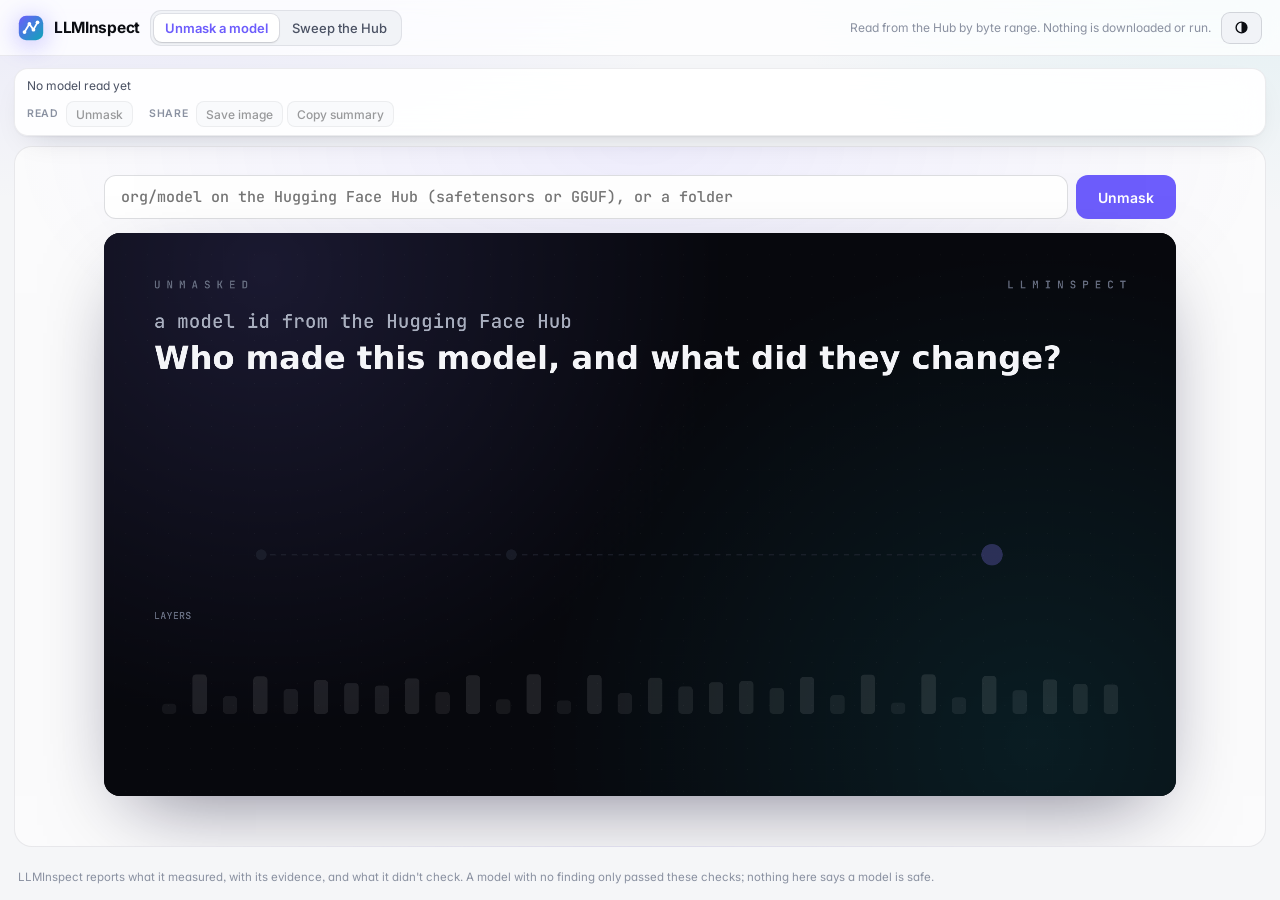
<file: ui/public.html>
<!doctype html>
<html lang="en">
<head>
  <meta charset="utf-8">
  <meta name="viewport" content="width=device-width, initial-scale=1">
  <title>LLMInspect: what is this model, really?</title>
  <meta name="description" content="Name any Hugging Face model's real parent and what was done to it, and scan the Hub for models that run code on load, claim a false parent or had a direction removed. Nothing is downloaded.">
  <!--meta-->
  <link rel="preconnect" href="https://fonts.googleapis.com">
  <link rel="preconnect" href="https://fonts.gstatic.com" crossorigin>
  <link rel="stylesheet" href="https://fonts.googleapis.com/css2?family=Inter:wght@400;500;600;700&family=JetBrains+Mono:wght@400;500;600&display=swap">
  <link rel="stylesheet" href="/ui/style.css">
</head>
<body class="public" data-public="1" data-unmask="">
  <header class="topbar">
    <a class="brand" href="/" aria-label="LLMInspect home">
      <svg class="logo" viewBox="0 0 32 32" width="26" height="26" aria-hidden="true">
        <defs><linearGradient id="lg" x1="0" y1="0" x2="1" y2="1"><stop offset="0" stop-color="var(--accent)"/><stop offset="1" stop-color="var(--accent-2)"/></linearGradient></defs>
        <rect x="1" y="1" width="30" height="30" rx="9" fill="url(#lg)"/>
        <path d="M8 21 L14 11 L19 18 L24 9" fill="none" stroke="#fff" stroke-width="2.2" stroke-linecap="round" stroke-linejoin="round"/>
        <circle cx="8" cy="21" r="2.3" fill="#fff"/><circle cx="14" cy="11" r="2.3" fill="#fff"/><circle cx="19" cy="18" r="2.3" fill="#fff"/><circle cx="24" cy="9" r="2.3" fill="#fff"/>
      </svg>
      <span class="wordmark">LLMInspect</span>
    </a>
    <nav class="verbs pub-tabs" aria-label="Screens">
      <button type="button" class="verb on" data-show="unmask" aria-pressed="true">Unmask a model</button>
      <button type="button" class="verb" data-show="sweep" aria-pressed="false">Sweep the Hub</button>
    </nav>
    <span class="pub-note">Read from the Hub by byte range. Nothing is downloaded or run.</span>
    <button class="icon-btn" id="theme-toggle" aria-label="Switch light or dark theme" title="Theme">
      <svg viewBox="0 0 16 16" width="15" height="15" aria-hidden="true"><path d="M8 1.5a6.5 6.5 0 1 0 0 13 6.5 6.5 0 0 0 0-13zm0 1.5v10a5 5 0 0 1 0-10z" fill="currentColor"/></svg>
    </button>
  </header>

  <main class="gv unmask" id="view-unmask">
    <div class="gv-main">
    <div class="act-bar glass" data-bar="unmask" aria-label="Actions in Unmask"></div>
    <div class="um-stage">
      <div class="um-wrap">
        <form class="um-form" id="um-form" role="search" aria-label="Model to unmask">
          <input id="um-input" class="um-input" placeholder="org/model on the Hugging Face Hub (safetensors or GGUF), or a folder" autocomplete="off" spellcheck="false" aria-label="Model id or folder">
          <button type="submit" class="um-go" id="um-go">Unmask</button>
        </form>
        <div class="um-recent" id="um-recent" aria-label="Read before"></div>
        <canvas id="um-card" class="um-card" width="2400" height="1260" role="img" aria-label="Unmask card"></canvas>
        <div class="um-share" id="um-share" hidden>
          <button type="button" class="tbtn" id="um-save">Save image</button>
          <button type="button" class="tbtn" id="um-copy">Copy summary</button>
          <span class="um-note">Read by byte range: weights are fingerprinted and a few rows compared with the parent. Behavior isn't run.</span>
        </div>
        <div class="um-details" id="um-details" aria-live="polite"></div>
      </div>
    </div>
    </div>
  </main>


  <main class="gv sweep" id="view-sweep" hidden>
    <div class="gv-main">
    <div class="act-bar glass" data-bar="sweep" aria-label="Actions in Sweep"></div>
    <div class="sw-stage" id="sw-stage">
      <div class="sw-wrap">
        <form class="sw-form" id="sw-form" role="search" aria-label="Models to sweep">
          <input id="sw-search" class="um-input" placeholder="search the Hub: abliterated, uncensored, a model family…" autocomplete="off" spellcheck="false" aria-label="Search text">
          <input id="sw-author" class="um-input sw-small" placeholder="author" autocomplete="off" spellcheck="false" aria-label="Author">
          <input id="sw-tag" class="um-input sw-small" placeholder="tag" autocomplete="off" spellcheck="false" aria-label="Tag">
          <select id="sw-sort" class="um-input sw-small" aria-label="Sort by">
            <option value="downloads">most downloaded</option><option value="trending_score">trending</option>
            <option value="last_modified">recently updated</option><option value="created_at">newest</option><option value="likes">most liked</option>
          </select>
          <input id="sw-limit" class="um-input sw-num" type="number" min="1" max="500" value="50" aria-label="How many models">
          <label class="sw-check"><input type="checkbox" id="sw-weights"> weights too</label>
          <button type="submit" class="um-go">Sweep</button>
        </form>
        <div class="um-recent" id="sw-history" aria-label="Sweeps run before"></div>
        <div class="sw-head" id="sw-head" aria-live="polite"></div>
        <div class="sw-counts" id="sw-counts"></div>
        <canvas id="sw-field" class="sw-field" role="img" aria-label="One tile per model checked, lit by its most serious risk. Click a tile to unmask it."></canvas>
        <div class="gv-tip tooltip sw-tip" id="sw-tip" hidden></div>
        <div class="sw-flagged" id="sw-flagged"></div>
      </div>
    </div>
    </div>
  </main>


  <footer class="notice">
    LLMInspect reports what it measured, with its evidence, and what it didn't check. A model with no finding only
    passed these checks; nothing here says a model is safe.
  </footer>
  <script type="module" src="/ui/actionbar.js"></script>
  <script type="module" src="/ui/unmask.js"></script>
  <script type="module" src="/ui/sweep.js"></script>
  <script type="module" src="/ui/public.js"></script>
</body>
</html>
</file>
<file: ui/style.css>
/* LLMInspect. Design tokens first; every color the canvases draw with is a token too, so both
   themes stay in step. Light is the base; dark applies with the system setting or the toggle. */
:root {
  color-scheme: light;
  --scheme-dark: 0;
  --topbar-h: 56px;
  --plane: #f5f6f8;
  --surface: #ffffff;
  --raised: #f1f3f7;
  --ink: #0b0d12;
  --ink-2: #4a5163;
  --muted: #8a91a1;
  --grid: #e7eaf0;
  --axis: #cfd4de;
  --border: rgba(15, 23, 42, 0.08);
  --border-strong: rgba(15, 23, 42, 0.14);
  --shadow: 0 1px 2px rgba(15, 23, 42, 0.05), 0 12px 32px -18px rgba(15, 23, 42, 0.25);
  --glass: rgba(255, 255, 255, 0.78);
  --accent: #6d5dfc;
  --accent-2: #0ea5b7;
  --accent-soft: rgba(109, 93, 252, 0.12);
  --series-1: #3b6ff0;
  --series-2: #f06a2e;
  --series-3: #10a37f;
  --control: #8a91a1;
  --good: #12a150;
  --good-text: #0b7a3b;
  --warning: #e8a317;
  --serious: #ea7a35;
  --critical: #dc3b3b;
  --role-system: #8a91a1;
  --role-user: #d39200;
  --role-assistant: #6d5dfc;
  --role-reasoning: #c4bbff;
  --role-tool: #10a37f;
  --role-template: #e7eaf0;
  --no-data: #eff1f5;
  --ramp: #ffffff, #dce6ff, #9db8ff, #5b7ff5, #2e46c6, #1a237e;
  --focus: #6d5dfc;
  --div-neg: #3b6ff0;
  --div-pos: #f06a2e;
  /* graph */
  --graph-ramp: #d6dbe5, #b4bdfd, #6d5dfc, #0b9fb4, #064e5c;
  --node-nodata: #e3e6ec;
  --grid-dot: rgba(15, 23, 42, 0.10);
  --pod-fill: rgba(15, 23, 42, 0.025);
  --pod-stroke: rgba(15, 23, 42, 0.07);
  --bus-a: #6d5dfc;
  --bus-b: #0ea5b7;
  --bus-flow: rgba(255, 255, 255, 0.9);
  --write-edge: #0ea5b7;
  --edge-in: #7c6cf5;
  --edge-out: #0e9fb0;
  --edge-circuit: #6d5dfc;
  --edge-circuit-hot: #e0568a;
  --glow: #22d3ee;
  --chip-bg: rgba(255, 255, 255, 0.92);
  --card-bg: #ffffff;
  --head-ring: rgba(15, 23, 42, 0.18);
  --trail: #f06a2e;
  --hover-ring: rgba(15, 23, 42, 0.55);
  --select-ring: #6d5dfc;
  --select-halo: rgba(109, 93, 252, 0.22);
  --path: #d97706;
  --path-focus: #b45309;
  --multi-select: #0ea5b7;
  --multi-select-fill: rgba(14, 165, 183, 0.10);
  --mono: "JetBrains Mono", ui-monospace, "Cascadia Code", "SF Mono", Consolas, monospace;
  --sans: Inter, ui-sans-serif, system-ui, -apple-system, "Segoe UI", sans-serif;
}

@media (prefers-color-scheme: dark) {
  :root:not([data-theme="light"]) {
    color-scheme: dark;
    --scheme-dark: 1;
    --plane: #07080b;
    --surface: #0e1015;
    --raised: #161922;
    --ink: #edeff5;
    --ink-2: #a6adbd;
    --muted: #6b7385;
    --grid: #1b1f29;
    --axis: #2a303d;
    --border: rgba(255, 255, 255, 0.07);
    --border-strong: rgba(255, 255, 255, 0.12);
    --shadow: 0 1px 0 rgba(255, 255, 255, 0.03) inset, 0 16px 40px -20px rgba(0, 0, 0, 0.7);
    --glass: rgba(14, 16, 21, 0.72);
    --accent: #8b7cff;
    --accent-2: #2ee6d6;
    --accent-soft: rgba(139, 124, 255, 0.16);
    --series-1: #6e9bff;
    --series-2: #ff7a45;
    --series-3: #34d399;
    --control: #6b7385;
    --good: #34d399;
    --good-text: #34d399;
    --warning: #fbbf24;
    --serious: #fb923c;
    --critical: #f87171;
    --role-system: #6b7385;
    --role-user: #f5b544;
    --role-assistant: #a78bfa;
    --role-reasoning: #4c3f8f;
    --role-tool: #34d399;
    --role-template: #1b1f29;
    --no-data: #151821;
    --ramp: #0e1015, #1e2b5e, #3355d1, #2fa4e7, #7ce8f0, #e6fdff;
    --focus: #8b7cff;
    --div-neg: #6e9bff;
    --div-pos: #ff7a45;
    --graph-ramp: #262b38, #3b3486, #6d5dfc, #22d3ee, #effeff;
    --node-nodata: #1d212b;
    --grid-dot: rgba(255, 255, 255, 0.07);
    --pod-fill: rgba(255, 255, 255, 0.02);
    --pod-stroke: rgba(255, 255, 255, 0.06);
    --bus-a: #8b7cff;
    --bus-b: #2ee6d6;
    --bus-flow: rgba(255, 255, 255, 0.85);
    --write-edge: #2ee6d6;
    --edge-in: #a78bfa;
    --edge-out: #2ee6d6;
    --edge-circuit: #8b7cff;
    --edge-circuit-hot: #ff6fae;
    --glow: #2ee6d6;
    --chip-bg: rgba(14, 16, 21, 0.9);
    --card-bg: #11141b;
    --head-ring: rgba(255, 255, 255, 0.16);
    --trail: #ff7a45;
    --hover-ring: rgba(255, 255, 255, 0.7);
    --select-ring: #a99dff;
    --select-halo: rgba(139, 124, 255, 0.3);
    --path: #f5b544;
    --path-focus: #ffd479;
    --multi-select: #2ee6d6;
    --multi-select-fill: rgba(46, 230, 214, 0.10);
  }
}

:root[data-theme="dark"] {
  color-scheme: dark;
  --scheme-dark: 1;
  --plane: #07080b;
  --surface: #0e1015;
  --raised: #161922;
  --ink: #edeff5;
  --ink-2: #a6adbd;
  --muted: #6b7385;
  --grid: #1b1f29;
  --axis: #2a303d;
  --border: rgba(255, 255, 255, 0.07);
  --border-strong: rgba(255, 255, 255, 0.12);
  --shadow: 0 1px 0 rgba(255, 255, 255, 0.03) inset, 0 16px 40px -20px rgba(0, 0, 0, 0.7);
  --glass: rgba(14, 16, 21, 0.72);
  --accent: #8b7cff;
  --accent-2: #2ee6d6;
  --accent-soft: rgba(139, 124, 255, 0.16);
  --series-1: #6e9bff;
  --series-2: #ff7a45;
  --series-3: #34d399;
  --control: #6b7385;
  --good: #34d399;
  --good-text: #34d399;
  --warning: #fbbf24;
  --serious: #fb923c;
  --critical: #f87171;
  --role-system: #6b7385;
  --role-user: #f5b544;
  --role-assistant: #a78bfa;
  --role-reasoning: #4c3f8f;
  --role-tool: #34d399;
  --role-template: #1b1f29;
  --no-data: #151821;
  --ramp: #0e1015, #1e2b5e, #3355d1, #2fa4e7, #7ce8f0, #e6fdff;
  --focus: #8b7cff;
  --div-neg: #6e9bff;
  --div-pos: #ff7a45;
  --graph-ramp: #262b38, #3b3486, #6d5dfc, #22d3ee, #effeff;
  --node-nodata: #1d212b;
  --grid-dot: rgba(255, 255, 255, 0.07);
  --pod-fill: rgba(255, 255, 255, 0.02);
  --pod-stroke: rgba(255, 255, 255, 0.06);
  --bus-a: #8b7cff;
  --bus-b: #2ee6d6;
  --bus-flow: rgba(255, 255, 255, 0.85);
  --write-edge: #2ee6d6;
  --edge-in: #a78bfa;
  --edge-out: #2ee6d6;
  --edge-circuit: #8b7cff;
  --edge-circuit-hot: #ff6fae;
  --glow: #2ee6d6;
  --chip-bg: rgba(14, 16, 21, 0.9);
  --card-bg: #11141b;
  --head-ring: rgba(255, 255, 255, 0.16);
  --trail: #ff7a45;
  --hover-ring: rgba(255, 255, 255, 0.7);
  --select-ring: #a99dff;
  --select-halo: rgba(139, 124, 255, 0.3);
  --path: #f5b544;
  --path-focus: #ffd479;
  --multi-select: #2ee6d6;
  --multi-select-fill: rgba(46, 230, 214, 0.10);
}

/* ---- base ---- */
* { box-sizing: border-box; }
[hidden] { display: none !important; }
html, body { margin: 0; height: 100%; }
body {
  background:
    radial-gradient(1100px 520px at 8% -12%, var(--accent-soft), transparent 60%),
    radial-gradient(900px 480px at 100% -8%, color-mix(in srgb, var(--accent-2) 9%, transparent), transparent 60%),
    var(--plane);
  background-attachment: fixed;
  color: var(--ink);
  font: 13.5px/1.5 var(--sans);
  font-feature-settings: "cv11", "ss01", "ss03";
  -webkit-font-smoothing: antialiased;
  display: flex; flex-direction: column; min-height: 100vh;
}
button, select, input, textarea { font: inherit; color: inherit; }
:focus-visible { outline: 2px solid var(--focus); outline-offset: 2px; border-radius: 6px; }
::selection { background: var(--accent-soft); }
h2 { font-size: 11px; font-weight: 600; letter-spacing: 0.08em; text-transform: uppercase; color: var(--muted); margin: 0; }
h3 { font-size: 12px; font-weight: 600; color: var(--ink-2); margin: 16px 0 8px; letter-spacing: 0.01em; }
code, kbd { font-family: var(--mono); }
kbd {
  font-size: 10.5px; padding: 1px 5px; border-radius: 5px; border: 1px solid var(--border-strong);
  background: var(--raised); color: var(--ink-2); box-shadow: 0 1px 0 var(--border-strong);
}
.muted { color: var(--muted); }
.dim { color: var(--muted); font-weight: 400; }
.small { font-size: 12px; }
.mono { font-family: var(--mono); }
::-webkit-scrollbar { width: 10px; height: 10px; }
::-webkit-scrollbar-thumb { background: var(--axis); border-radius: 10px; border: 3px solid transparent; background-clip: padding-box; }
::-webkit-scrollbar-track { background: transparent; }

/* ---- controls ---- */
select, input[type="number"], input[type="text"] {
  background: var(--raised); border: 1px solid var(--border-strong); border-radius: 9px; padding: 5px 10px; min-height: 32px;
  transition: border-color 0.15s, box-shadow 0.15s;
}
select:hover, input:hover { border-color: var(--axis); }
select:focus, input:focus, textarea:focus { outline: none; border-color: var(--accent); box-shadow: 0 0 0 3px var(--accent-soft); }
.icon-btn, .btn-group button, .iv-list button, button.primary, .workbench button:not(.link), .btn {
  display: inline-flex; align-items: center; justify-content: center; gap: 6px;
  background: var(--raised); border: 1px solid var(--border-strong); border-radius: 9px; min-height: 32px; min-width: 32px;
  padding: 3px 12px; cursor: pointer; font-weight: 500; color: var(--ink);
  transition: background 0.15s, border-color 0.15s, transform 0.08s, box-shadow 0.15s;
}
.icon-btn:hover, .btn-group button:hover, .iv-list button:hover, .workbench button:not(.link):hover, .btn:hover { background: var(--grid); border-color: var(--axis); }
.icon-btn:active, .btn:active, button.primary:active { transform: translateY(1px); }
button.primary, .workbench button.primary {
  background: linear-gradient(135deg, var(--accent), color-mix(in srgb, var(--accent) 55%, var(--accent-2)));
  border-color: transparent; color: #fff; font-weight: 600;
  box-shadow: 0 8px 22px -10px var(--accent), inset 0 1px 0 rgba(255, 255, 255, 0.2);
}
button.primary:hover, .workbench button.primary:hover { filter: brightness(1.08); background: linear-gradient(135deg, var(--accent), color-mix(in srgb, var(--accent) 55%, var(--accent-2))); }
.btn.ghost { background: transparent; }
.btn.sm { min-height: 28px; padding: 2px 10px; font-size: 12px; }
button:disabled { opacity: 0.45; cursor: not-allowed; }
button.link { background: none; border: none; padding: 0; color: var(--accent); cursor: pointer; font-size: 12px; font-weight: 500; }
button.link:hover { text-decoration: underline; text-underline-offset: 3px; }
button.link.danger { color: var(--critical); }

/* ---- top bar ---- */
.topbar {
  position: sticky; top: 0; z-index: 30; height: var(--topbar-h);
  display: flex; align-items: center; gap: 14px; padding: 0 18px;
  background: var(--glass); backdrop-filter: blur(18px) saturate(160%); -webkit-backdrop-filter: blur(18px) saturate(160%);
  border-bottom: 1px solid var(--border);
}
.brand { display: flex; align-items: center; gap: 10px; }
.logo { display: block; filter: drop-shadow(0 4px 12px color-mix(in srgb, var(--accent) 45%, transparent)); }
.wordmark { font-weight: 700; font-size: 15.5px; letter-spacing: -0.02em; }
.live-dot { width: 8px; height: 8px; border-radius: 50%; background: var(--muted); }
.live-dot.on { background: var(--good); box-shadow: 0 0 0 0 var(--good); animation: pulse 2s infinite; }
@keyframes pulse { 0% { box-shadow: 0 0 0 0 color-mix(in srgb, var(--good) 55%, transparent); } 70% { box-shadow: 0 0 0 7px transparent; } 100% { box-shadow: 0 0 0 0 transparent; } }
@media (prefers-reduced-motion: reduce) { .live-dot.on, .live-pill .dot { animation: none !important; } }
/* the action picker (ui/verbs.js): what to do to the model, grouped */
.verbs { flex: 0 1 auto; display: flex; align-items: center; gap: 2px; padding: 3px; border: 1px solid var(--border); border-radius: 11px; background: var(--raised);
  min-width: 0; overflow-x: auto; scrollbar-width: none; }
.verbs::-webkit-scrollbar { display: none; }
.verb { border: none; background: none; padding: 4px 11px; border-radius: 8px; cursor: pointer; color: var(--ink-2); white-space: nowrap;
  font: 500 13px var(--sans); min-height: 28px; transition: color 0.15s, background 0.15s; }
.verb:hover { color: var(--ink); }
.verb.on { background: var(--surface); color: var(--ink); font-weight: 600; box-shadow: 0 1px 2px rgba(0, 0, 0, 0.12), 0 0 0 1px var(--border); }
.verb.on:not(.explore) { color: var(--accent); }
.verb.more { color: var(--muted); font-size: 12px; }
.verbs-g { font-size: 10px; letter-spacing: 0.08em; text-transform: uppercase; color: var(--muted); white-space: nowrap;
  padding: 0 4px 0 10px; margin-left: 4px; border-left: 1px solid var(--border-strong); }
.verbs-more { max-width: 360px; padding: 8px; gap: 2px; }
.verbs-more .vm-head { margin: 2px 6px 6px; font-size: 10.5px; letter-spacing: 0.07em; text-transform: uppercase; color: var(--muted); font-weight: 600; }
.verbs-more .vm-row { display: flex; flex-direction: column; gap: 2px; padding: 6px; border-radius: 7px; font-size: 12px; color: var(--ink-2); }
.verbs-more .vm-row b { color: var(--ink); font-weight: 600; font-size: 12.5px; }
.icon-btn.help { font-weight: 700; font-size: 14px; color: var(--accent); padding: 0; }

/* ---- guide ---- */
.guide { position: fixed; inset: 0; z-index: 60; display: flex; justify-content: center; align-items: flex-start; padding: 7vh 16px 16px; background: rgba(4, 5, 8, 0.4); backdrop-filter: blur(3px); overflow: auto; }
.guide-box { width: min(1080px, 100%); padding: 20px 22px 16px; animation: pop 0.16s ease-out; }
.guide-head { display: flex; justify-content: space-between; gap: 16px; align-items: flex-start; margin-bottom: 14px; }
.guide-head h2 { font-size: 21px; font-weight: 700; letter-spacing: -0.02em; margin: 2px 0 6px; text-transform: none; color: var(--ink); }
.guide-head .hint { max-width: 680px; }
.guide-steps { display: grid; grid-template-columns: repeat(3, minmax(0, 1fr)); gap: 12px; }
.guide-step { border: 1px solid var(--border); border-radius: 14px; background: color-mix(in srgb, var(--raised) 65%, transparent); padding: 12px 12px 6px; }
.guide-step header { display: flex; gap: 10px; align-items: flex-start; padding-bottom: 8px; border-bottom: 1px solid var(--border); }
.guide-step h3 { margin: 0; font-size: 15px; color: var(--ink); }
.guide-step header p { margin: 2px 0 0; font-size: 12px; color: var(--ink-2); line-height: 1.45; }
.step-n {
  flex: none; width: 24px; height: 24px; border-radius: 50%; display: inline-flex; align-items: center; justify-content: center;
  color: #fff; font-weight: 700; font-size: 12.5px; background: linear-gradient(135deg, var(--accent), var(--accent-2));
}
.guide-step ul { list-style: none; margin: 0; padding: 0; }
.guide-step li { padding: 9px 2px; border-bottom: 1px solid var(--grid); }
.guide-step li:last-child { border-bottom: none; }
.tool-head { display: flex; align-items: center; gap: 8px; font-size: 13px; }
.guide-step li p { margin: 3px 0 5px; font-size: 12px; color: var(--ink-2); line-height: 1.5; }
.endpoint { display: flex; align-items: center; gap: 10px; }
.endpoint code { font-size: 11.5px; background: var(--surface); border: 1px solid var(--border); border-radius: 6px; padding: 2px 7px; overflow: hidden; text-overflow: ellipsis; white-space: nowrap; }
.guide-sec { margin: 4px 0 10px; font-size: 11px; letter-spacing: 0.08em; text-transform: uppercase; color: var(--muted); font-weight: 600; }
.guide-steps { margin-bottom: 4px; }
.guide-acts { display: grid; grid-template-columns: repeat(3, minmax(0, 1fr)); gap: 10px; margin-bottom: 8px; }
.guide-act { display: flex; flex-direction: column; gap: 6px; border: 1px solid var(--border); border-radius: 14px; padding: 11px 12px;
  background: color-mix(in srgb, var(--raised) 65%, transparent); }
.guide-act header { display: flex; align-items: baseline; gap: 8px; }
.guide-act h3 { margin: 0; font-size: 15px; color: var(--accent); }
.guide-act p { margin: 0; font-size: 12px; color: var(--ink-2); line-height: 1.45; }
.guide-act .ga-steps { font-size: 12px; color: var(--muted); line-height: 1.6; }
.guide-act .ga-steps b { color: var(--ink); font-weight: 600; }
.guide-act .ga-steps span { color: var(--muted); font-size: 11px; }
.guide-act .link { align-self: flex-start; margin-top: auto; }
.guide-planned { margin: 0 0 16px; font-size: 12px; color: var(--ink-2); }
.guide-planned span { border-bottom: 1px dotted var(--muted); cursor: help; }
@media (max-width: 900px) { .guide-acts { grid-template-columns: minmax(0, 1fr); } }
.guide-keys { display: flex; flex-wrap: wrap; gap: 6px 16px; margin-top: 14px; font-size: 12px; color: var(--ink-2); }
@media (max-width: 900px) { .guide-steps { grid-template-columns: minmax(0, 1fr); } }
@media (prefers-reduced-motion: reduce) { .guide-box { animation: none; } }
.model-badge {
  font-size: 12px; color: var(--ink-2); padding: 4px 11px; border: 1px solid var(--border); border-radius: 999px;
  background: var(--raised); max-width: 480px; overflow: hidden; text-overflow: ellipsis; white-space: nowrap;
}
button.model-badge { font: inherit; font-size: 12px; cursor: pointer; display: inline-flex; align-items: center; gap: 0; transition: border-color 0.15s, background 0.15s; }
button.model-badge::after { content: "▾"; margin-left: 7px; color: var(--muted); font-size: 10px; }
button.model-badge:hover, button.model-badge[aria-expanded="true"] { border-color: var(--axis); color: var(--ink); }
.model-badge .warn { color: var(--ink); }

/* ---- model picker ---- */
.model-picker {
  position: fixed; z-index: 55; width: min(560px, calc(100vw - 24px)); max-height: calc(100vh - var(--topbar-h) - 24px);
  display: flex; flex-direction: column; border-radius: 16px; overflow: hidden; animation: pop 0.14s ease-out;
}
.mp-body { overflow: auto; padding: 0 16px 14px; }
.mp-head { padding-bottom: 8px; }
.mp-head b { font-size: 15px; }
.mp-status { display: flex; align-items: center; gap: 10px; font-size: 12.5px; padding: 8px 10px; border-radius: 10px; margin-bottom: 8px; background: var(--accent-soft); color: var(--ink); }
.mp-status.err { display: block; background: color-mix(in srgb, var(--serious) 10%, transparent); border: 1px solid color-mix(in srgb, var(--serious) 40%, transparent); }
.spinner.sm { width: 14px; height: 14px; border-width: 2px; flex: none; }
.mp-list { list-style: none; margin: 0; padding: 0; display: flex; flex-direction: column; gap: 6px; }
.mp-list > li { border: 1px solid var(--border); border-radius: 12px; padding: 9px 11px; background: color-mix(in srgb, var(--raised) 60%, transparent); }
.mp-list > li.current { border-color: color-mix(in srgb, var(--good) 45%, transparent); }
.mp-list > li.empty { border-style: dashed; }
.mp-row { display: flex; align-items: center; justify-content: space-between; gap: 10px; margin-bottom: 5px; }
.mp-name { display: flex; align-items: center; gap: 8px; min-width: 0; flex-wrap: wrap; }
.mp-name b { font-size: 13.5px; word-break: break-all; }
.mp-name .pill { margin-top: 0; }
.pill.ok { color: var(--good); border-color: color-mix(in srgb, var(--good) 45%, transparent); background: color-mix(in srgb, var(--good) 10%, transparent); }
.mp-list .chips { margin-bottom: 0; }
.mp-notes { margin: 6px 0 0; padding-left: 16px; font-size: 11.5px; color: var(--ink-2); line-height: 1.45; }
.mp-path { margin-top: 5px; font-size: 10.5px; color: var(--muted); overflow: hidden; text-overflow: ellipsis; white-space: nowrap; }
.mp-confirm { margin-top: 8px; padding: 9px 10px; border-radius: 10px; background: var(--surface); border: 1px solid var(--border-strong); }
.mp-confirm p { margin: 0 0 8px; font-size: 12px; color: var(--ink-2); line-height: 1.5; }
.mp-foot { margin-top: 12px; font-size: 11.5px; }
.mp-foot code { font-size: 11px; background: var(--raised); border: 1px solid var(--border); border-radius: 5px; padding: 0 4px; word-break: break-all; }
@media (prefers-reduced-motion: reduce) { .model-picker { animation: none; } }
.model-badge .warn::before { content: "▲ "; color: var(--warning); }
.run-pick { display: flex; align-items: center; gap: 8px; }
.run-pick .label { font-size: 12px; color: var(--muted); }
.run-pick select { max-width: 340px; }
.stats { display: flex; gap: 6px; font-size: 11.5px; color: var(--ink-2); font-variant-numeric: tabular-nums; }
/* The action picker never shrinks; below 2000px the stats and the model's details give way first. */
@media (max-width: 2000px) { .stats { display: none; } .topbar { gap: 10px; } .run-pick select { max-width: 210px; } .model-badge .mb-more { display: none; } }
@media (max-width: 1500px) { .run-pick .label { display: none; } }
.stat { padding: 3px 9px; border-radius: 999px; background: var(--raised); border: 1px solid var(--border); white-space: nowrap; }

/* ---- scanner layout ---- */
.layout { flex: 1; display: grid; grid-template-columns: minmax(320px, 30%) 1fr; gap: 14px; padding: 14px 18px; align-items: start; }
.right { display: flex; flex-direction: column; gap: 14px; min-width: 0; }
.lower { display: grid; grid-template-columns: 1.3fr 1fr; gap: 14px; }
.lower .panel { min-height: 380px; }
.panel {
  background: color-mix(in srgb, var(--surface) 92%, transparent); border: 1px solid var(--border); border-radius: 16px;
  padding: 14px; min-width: 0; box-shadow: var(--shadow);
}
.panel-head { display: flex; align-items: center; justify-content: space-between; gap: 12px; margin-bottom: 10px; flex-wrap: wrap; }
.toolbar { display: flex; align-items: center; gap: 12px; flex-wrap: wrap; font-size: 12px; color: var(--ink-2); }
.check { display: flex; align-items: center; gap: 6px; cursor: pointer; }
.check input { accent-color: var(--accent); }
.btn-group { display: flex; gap: 4px; }
@media (max-width: 1100px) {
  .layout { grid-template-columns: 1fr; }
  .lower { grid-template-columns: 1fr; }
  .stats { display: none; }
}

/* ---- transcript ---- */
/* Below the sticky action bar (--actbar-h, set by ui/actionbar.js). */
.transcript { display: flex; flex-direction: column; position: sticky; top: calc(var(--topbar-h) + var(--actbar-h, 0px) + 22px);
  max-height: calc(100vh - var(--topbar-h) - var(--actbar-h, 0px) - 36px); }
/* Stacked: a sticky transcript would sit under the scope as it scrolls by, composer and Stop included. */
@media (max-width: 1100px) { .transcript { max-height: 60vh; position: static; } }
.messages { overflow-y: auto; display: flex; flex-direction: column; gap: 8px; padding-right: 4px; }
.msg {
  border: 1px solid var(--border); border-left: 3px solid var(--role-color, var(--muted)); border-radius: 11px;
  padding: 9px 11px; background: var(--raised); cursor: pointer; transition: border-color 0.15s, background 0.15s;
}
.msg:hover { border-color: var(--axis); border-left-color: var(--role-color, var(--muted)); }
.msg.selected { outline: 2px solid var(--focus); outline-offset: 1px; }
.msg-head { display: flex; align-items: center; gap: 8px; font-size: 11px; color: var(--ink-2); margin-bottom: 4px; }
.role { font-weight: 700; letter-spacing: 0.06em; text-transform: uppercase; color: var(--ink); font-size: 10.5px; }
.msg pre { margin: 0; white-space: pre-wrap; word-break: break-word; font: 12px/1.5 var(--mono); color: var(--ink); max-height: 220px; overflow: hidden; }
.msg.expanded pre { max-height: none; }
.more { font-size: 11px; color: var(--accent); background: none; border: none; padding: 4px 0 0; cursor: pointer; }
.thinking { margin: 2px 0 6px; border-left: 2px solid var(--role-reasoning); padding-left: 8px; }
.thinking summary { font-size: 11px; color: var(--ink-2); cursor: pointer; }
.thinking pre { color: var(--ink-2); max-height: 260px; overflow: auto; }
.call { font: 12px/1.4 var(--mono); padding: 5px 8px; border-radius: 8px; background: var(--surface); border: 1px solid var(--border); margin-top: 5px; word-break: break-word; }
.call::before { content: "→ "; color: var(--muted); }
.badges { display: flex; gap: 6px; flex-wrap: wrap; margin-top: 6px; }
.badge { font-size: 11px; padding: 1px 9px; border-radius: 999px; border: 1px solid var(--border); background: var(--surface); color: var(--ink); }
.badge.good::before { content: "✓ "; color: var(--good); font-weight: 700; }
.badge.critical::before { content: "✕ "; color: var(--critical); font-weight: 700; }
.badge.serious::before { content: "▲ "; color: var(--serious); }
.caret::after { content: "▍"; color: var(--role-assistant); animation: blink 1s steps(2) infinite; }
@keyframes blink { 50% { opacity: 0; } }
.empty { color: var(--muted); font-size: 13px; margin: 8px 0; }
.empty code { font-size: 12px; color: var(--ink-2); background: var(--raised); padding: 1px 5px; border-radius: 5px; }

/* ---- scope ---- */
.canvas-wrap { position: relative; width: 100%; }
#scope { display: block; width: 100%; cursor: crosshair; touch-action: none; border-radius: 10px; }
.tooltip {
  position: absolute; pointer-events: none; z-index: 20; max-width: 320px; padding: 9px 11px; border-radius: 11px;
  background: var(--glass); backdrop-filter: blur(14px); -webkit-backdrop-filter: blur(14px);
  border: 1px solid var(--border-strong); box-shadow: 0 12px 34px -10px rgba(0, 0, 0, 0.45); font-size: 12px; line-height: 1.45;
}
.tooltip .tok { font: 12.5px var(--mono); background: var(--raised); padding: 0 5px; border-radius: 5px; border: 1px solid var(--border); }
.tooltip .row { display: flex; justify-content: space-between; gap: 16px; font-variant-numeric: tabular-nums; }
.tooltip .row span:first-child { color: var(--ink-2); }
.tooltip .sw { display: inline-block; width: 10px; height: 2px; vertical-align: middle; margin-right: 6px; }
.overlay {
  position: absolute; inset: 0; display: flex; align-items: center; justify-content: center; flex-direction: column; gap: 8px;
  background: color-mix(in srgb, var(--surface) 86%, transparent); border-radius: 10px; text-align: center; padding: 16px;
}
.legend { display: flex; flex-wrap: wrap; gap: 6px 18px; font-size: 12px; color: var(--ink-2); margin-top: 8px; align-items: center; }
.legend .item { display: inline-flex; align-items: center; gap: 6px; }
.legend .line { width: 16px; height: 2px; border-radius: 2px; display: inline-block; }
.legend .line.dashed { background: repeating-linear-gradient(90deg, var(--control) 0 4px, transparent 4px 7px) !important; }
.legend .box { width: 10px; height: 10px; border-radius: 3px; display: inline-block; }
.legend .grad { width: 90px; height: 8px; border-radius: 4px; display: inline-block; border: 1px solid var(--border); }

/* ---- inspector ---- */
.inspector { overflow: auto; max-height: 520px; }
.tok-hero { display: flex; align-items: baseline; gap: 12px; flex-wrap: wrap; margin-bottom: 8px; }
.tok-hero .tok { font: 22px var(--mono); padding: 2px 10px; border-radius: 9px; background: var(--raised); border: 1px solid var(--border); }
.facts { display: flex; gap: 6px 14px; flex-wrap: wrap; font-size: 12px; color: var(--ink-2); font-variant-numeric: tabular-nums; }
.facts b { color: var(--ink); font-weight: 600; }
.cols { display: grid; grid-template-columns: 1fr 1fr; gap: 16px; }
@media (max-width: 1400px) { .cols { grid-template-columns: 1fr; } }
.bars { list-style: none; margin: 0; padding: 0; display: flex; flex-direction: column; gap: 5px; }
.bars li { display: grid; grid-template-columns: minmax(70px, 120px) 1fr 52px; gap: 8px; align-items: center; font-size: 12px; }
.bars .t { font-family: var(--mono); overflow: hidden; text-overflow: ellipsis; white-space: nowrap; }
.bars .track { height: 8px; background: var(--no-data); border-radius: 4px; overflow: hidden; }
.bars .fill { height: 100%; background: linear-gradient(90deg, var(--accent), var(--accent-2)); border-radius: 0 4px 4px 0; }
.bars .v { text-align: right; font-variant-numeric: tabular-nums; color: var(--ink-2); }
.bars li.actual .t { color: var(--ink); font-weight: 700; }
.lens-table { width: 100%; border-collapse: collapse; font-size: 11px; font-variant-numeric: tabular-nums; }
.lens-table th { text-align: left; font-weight: 600; color: var(--ink-2); padding: 3px 5px; border-bottom: 1px solid var(--grid); position: sticky; top: 0; background: var(--surface); }
.lens-table td { padding: 2px 5px; border-bottom: 1px solid var(--grid); }
.lens-table td.t { font-family: var(--mono); max-width: 110px; overflow: hidden; text-overflow: ellipsis; white-space: nowrap; }
.lens-table .cell-bar { display: flex; align-items: center; gap: 6px; }
.lens-table .cell-bar span.track { flex: 1; height: 6px; background: var(--no-data); border-radius: 3px; overflow: hidden; min-width: 40px; }
.lens-table .cell-bar span.fill { display: block; height: 100%; background: var(--accent); }
.lens-table tr.hit td.t { color: var(--ink); font-weight: 700; }
.lens-wrap { max-height: 300px; overflow: auto; border: 1px solid var(--border); border-radius: 10px; }
.proj-list { list-style: none; padding: 0; margin: 0; display: flex; flex-direction: column; gap: 6px; font-size: 12px; }
.proj-list .head { display: flex; justify-content: space-between; gap: 8px; }
.proj-list .how { color: var(--muted); font-size: 11px; }
.zbar { position: relative; height: 8px; background: var(--no-data); border-radius: 4px; margin-top: 2px; }
.zbar .zero { position: absolute; left: 50%; top: -2px; bottom: -2px; width: 1px; background: var(--axis); }
.zbar .fill { position: absolute; top: 0; bottom: 0; border-radius: 4px; }

/* ---- steering ---- */
.controls { overflow: auto; max-height: 520px; }
.iv-form { display: grid; grid-template-columns: 1fr 1fr; gap: 8px; align-items: end; }
.iv-form label { display: flex; flex-direction: column; gap: 4px; font-size: 12px; color: var(--ink-2); }
.iv-form select, .iv-form input { width: 100%; }
.iv-form button { grid-column: 2; }
.banner {
  font-size: 12px; padding: 9px 11px; border-radius: 10px; margin-bottom: 8px;
  border: 1px solid color-mix(in srgb, var(--serious) 60%, transparent); background: color-mix(in srgb, var(--serious) 10%, transparent);
}
.banner::before { content: "▲ "; color: var(--serious); }
/* the Neurons view (ui/neurons.js) */
.neurons { flex: 1; display: grid; grid-template-columns: minmax(0, 1.25fr) minmax(0, 1fr); gap: 14px; padding: 14px 18px; align-items: start; }
.neurons > .act-bar { grid-column: 1 / -1; position: sticky; top: calc(var(--topbar-h) + 8px); z-index: 25;
  background: color-mix(in srgb, var(--surface) 96%, transparent); backdrop-filter: blur(14px); -webkit-backdrop-filter: blur(14px); }
@media (max-width: 1100px) { .neurons { grid-template-columns: 1fr; } }
.nv-go { display: flex; gap: 8px; align-items: center; font-size: 12px; color: var(--ink-2); }
.nv-go input[type=text] { width: 190px; font-family: var(--mono); }
.nv-go input[type=number] { width: 70px; }
.nv-head { display: flex; flex-wrap: wrap; align-items: baseline; gap: 6px 14px; margin: 4px 0 6px; }
.nv-head h3 { margin: 0; font: 600 18px var(--mono); color: var(--ink); }
.nv-sec { padding: 10px 0; border-top: 1px solid var(--grid); }
.nv-sec h4 { margin: 0 0 6px; font-size: 12.5px; color: var(--ink); }
.nv-sec h4 .dim { color: var(--muted); font-weight: 400; margin-left: 6px; }
.nv-sec.two { display: grid; grid-template-columns: 1fr 1fr; gap: 16px; }
.nv-row { display: flex; flex-wrap: wrap; align-items: center; gap: 4px; margin: 3px 0; }
.nv-lbl { width: 38px; font-size: 11px; color: var(--muted); }
.nv-chip { font: 12px var(--mono); padding: 1px 7px; border-radius: 6px; border: 1px solid var(--border); white-space: pre; }
.nv-chip.up { background: color-mix(in srgb, var(--good) 14%, transparent); }
.nv-chip.down { background: color-mix(in srgb, var(--critical) 12%, transparent); }
.nv-steer { display: flex; gap: 10px; align-items: baseline; margin-top: 6px; font-size: 12.5px; }
.nv-ctx { list-style: none; margin: 0; padding: 0; display: flex; flex-direction: column; gap: 3px; }
.nv-ctx li { display: flex; gap: 10px; font-size: 12px; }
.nv-ctx .v { width: 52px; text-align: right; font-family: var(--mono); color: var(--muted); }
.nv-ctx .t { font-family: var(--mono); white-space: pre-wrap; color: var(--ink-2); }
.nv-ctx mark { background: color-mix(in srgb, var(--accent) 30%, transparent); color: var(--ink); border-radius: 3px; padding: 0 1px; }
.nv-sub { font-size: 11px; color: var(--muted); margin: 6px 0 3px; }
.nv-links { display: flex; flex-wrap: wrap; gap: 4px; }
.nv-link { font: 11.5px var(--mono); padding: 2px 7px; border-radius: 6px; border: 1px solid var(--border-strong); background: var(--raised); color: var(--ink); cursor: pointer; }
.nv-link:hover { background: var(--grid); }
.nv-link span { color: var(--muted); margin-left: 4px; }
.nv-steer-panel textarea { width: 100%; box-sizing: border-box; }
.nv-run-row { display: flex; flex-wrap: wrap; gap: 10px; align-items: end; margin: 8px 0; }
.nv-run-row label { display: flex; flex-direction: column; gap: 4px; font-size: 12px; color: var(--ink-2); }
.nv-run-row #nv-factors { width: 130px; }
.nv-run-row #nv-max { width: 80px; }
#nv-set li label { display: flex; align-items: center; gap: 6px; font-size: 12px; color: var(--ink-2); margin-left: auto; }
#nv-set li input { width: 70px; }
.nv-sweep { display: flex; flex-direction: column; gap: 8px; }
.nv-out { border: 1px solid var(--border); border-radius: 10px; padding: 8px 10px; background: var(--raised); }
.nv-out.base { border-style: dashed; }
.nv-out-head { display: flex; gap: 10px; align-items: baseline; }
.nv-out p { margin: 4px 0 0; font-size: 12.5px; line-height: 1.5; white-space: pre-wrap; }

.nv-search { grid-column: 1 / -1; }
.nv-search #nv-s { width: 320px; }
.nv-cols { display: grid; grid-template-columns: repeat(3, minmax(0, 1fr)); gap: 16px; margin-top: 6px; }
@media (max-width: 1100px) { .nv-cols { grid-template-columns: 1fr; } }
.nv-col h4 { margin: 0 0 6px; font-size: 12.5px; color: var(--ink); }
.nv-col h4 .dim { color: var(--muted); font-weight: 400; margin-left: 6px; }
.nv-col ul { list-style: none; margin: 0; padding: 0; display: flex; flex-direction: column; gap: 5px; }
.nv-col li { display: flex; flex-direction: column; gap: 2px; font-size: 12px; min-width: 0; }
.nv-col li .nv-link { align-self: flex-start; }
.nv-col .t, .nv-toks { font: 11.5px var(--mono); color: var(--ink-2); white-space: pre-wrap; overflow-wrap: anywhere; }
.nv-col mark { background: color-mix(in srgb, var(--accent) 30%, transparent); color: var(--ink); border-radius: 3px; padding: 0 1px; }

/* the neuron atlas: every neuron at once, scrolled by layer (ui/atlas.js) */
.nv-atlas { grid-column: 1 / -1; display: flex; flex-direction: column; gap: 8px; min-width: 0; }
.at-head { display: flex; flex-wrap: wrap; align-items: center; gap: 10px 14px; }
.at-title { margin-right: auto; min-width: 0; }
.at-title h2 { margin: 0; font-size: 22px; font-weight: 600; letter-spacing: -0.01em; text-transform: none; color: var(--ink); }
.at-title p { margin: 2px 0 0; }
.at-head .seg button:disabled { opacity: 0.4; cursor: default; }
.at-read input[type=text] { width: 260px; font-family: var(--sans); }
.at-legend { display: flex; flex-wrap: wrap; align-items: center; gap: 4px 12px; min-height: 18px; }
.at-bar { width: 160px; height: 8px; border-radius: 4px; box-shadow: 0 0 0 1px var(--border) inset; }
.at-stage { position: relative; height: min(66vh, 720px); min-height: 320px; border-radius: 14px; overflow: hidden;
  background: var(--surface); box-shadow: var(--shadow); }
.at-stage canvas#at-canvas { position: absolute; left: 0; top: 0; pointer-events: none; }
.at-scroll { position: absolute; inset: 0; overflow-y: auto; overflow-x: hidden; outline: none; scrollbar-width: thin; }
.at-scroll:focus-visible { box-shadow: 0 0 0 2px var(--focus) inset; border-radius: 14px; }
.at-state { position: absolute; left: 50%; top: 46%; transform: translate(-50%, -50%); padding: 8px 14px; border-radius: 10px;
  background: var(--glass); backdrop-filter: blur(10px); font-size: 13px; color: var(--ink-2); pointer-events: none; max-width: 80%; text-align: center; }
.at-state.error { color: var(--critical); pointer-events: auto; }
.at-state[hidden], .at-tip[hidden], .at-node[hidden] { display: none; }
.at-tip { position: absolute; z-index: 3; pointer-events: none; display: flex; flex-direction: column; gap: 1px; padding: 6px 9px; border-radius: 8px;
  background: var(--glass); backdrop-filter: blur(12px); box-shadow: var(--shadow); font: 11.5px var(--mono); color: var(--ink-2); white-space: nowrap; }
.at-tip b { color: var(--ink); font-weight: 600; }
.at-node { position: absolute; z-index: 2; top: 12px; right: 18px; bottom: 12px; width: min(300px, 46%); overflow-y: auto; padding: 12px 14px;
  display: flex; flex-direction: column; gap: 8px; border-radius: 12px; background: var(--glass); backdrop-filter: blur(14px); box-shadow: var(--shadow);
  animation: at-in 220ms ease-out; }
.at-node.left { right: auto; left: 70px; }
@keyframes at-in { from { opacity: 0; transform: translateX(10px); } to { opacity: 1; transform: none; } }
@media (prefers-reduced-motion: reduce) { .at-node { animation: none; } }
.at-node header { display: flex; justify-content: space-between; gap: 8px; align-items: start; }
.at-node h3 { margin: 2px 0 1px; font: 600 17px var(--mono); color: var(--ink); }
.at-zoom { display: block; align-self: flex-start; cursor: pointer; border-radius: 4px; }
.at-sub { font-size: 11px; color: var(--muted); margin-top: 2px; }
.at-sub .dim { color: var(--muted); opacity: 0.8; }
.at-node .nv-link.on { border-color: var(--select-ring); color: var(--ink); box-shadow: 0 0 0 2px var(--select-halo); }
.at-sel { display: flex; flex-direction: column; gap: 6px; padding-top: 8px; border-top: 1px solid var(--grid); }
.at-lk { display: flex; flex-wrap: wrap; gap: 4px; align-items: center; }
.at-lk-h { font-size: 11px; color: var(--c); width: 52px; font-weight: 600; }
.at-acts { display: flex; flex-wrap: wrap; gap: 8px; align-items: center; }
.at-try { display: flex; flex-direction: column; gap: 6px; }
.at-try div { display: grid; grid-template-columns: 26px 1fr; gap: 6px; font-size: 12px; }
.at-try b { font: 600 12px var(--mono); color: var(--ink-2); }
.at-try p { margin: 0; line-height: 1.45; white-space: pre-wrap; color: var(--ink); }
.at-fires { align-items: center; min-height: 0; }
.at-fires .at-sub { margin: 0 6px 0 0; }
@media (max-width: 700px) {
  .at-read input[type=text] { width: 100%; }
  .at-read { flex: 1 1 100%; }
  .at-node, .at-node.left { left: 10px; right: 10px; width: auto; top: auto; max-height: 56%; }
}

/* knobs: saved sets of neurons with doses (ui/neurons.js) */
.nv-knobs { grid-column: 1 / -1; }
.nv-save { display: flex; flex-wrap: wrap; align-items: end; gap: 8px 10px; margin: 8px 0 4px; padding: 10px; border: 1px dashed var(--border-strong); border-radius: 10px; }
.nv-save[hidden] { display: none; }
.nv-save label { display: flex; flex-direction: column; gap: 4px; font-size: 12px; color: var(--ink-2); }
.nv-save label.grow { flex: 1; min-width: 140px; }
.nv-save-btns { display: flex; gap: 8px; }
.nv-save input[type=text] { width: 100%; box-sizing: border-box; }
.nv-save #nv-kname { width: 180px; font-family: var(--mono); }
.nv-save .nv-save-note { flex-basis: 100%; margin: 0; }
.nk-list { list-style: none; margin: 8px 0 0; padding: 0; display: flex; flex-direction: column; gap: 8px; font-size: 12px; }
.nk-row { display: flex; flex-direction: column; gap: 8px; padding: 10px 12px; border: 1px solid var(--border); border-radius: 10px; background: var(--raised); }
.nk-row.on { border-color: color-mix(in srgb, var(--good) 45%, transparent); }
.nk-empty { padding: 10px 12px; border: 1px dashed var(--border); border-radius: 10px; }
.nk-head { display: flex; flex-wrap: wrap; align-items: baseline; gap: 4px 10px; }
.nk-head b { font-size: 13px; }
.nk-head .pill { margin-top: 0; }
.nk-acts { display: flex; flex-wrap: wrap; align-items: center; gap: 6px 8px; }
.nk-steer { display: inline-flex; align-items: center; gap: 6px; }
.nk-steer label { display: flex; align-items: center; gap: 4px; color: var(--ink-2); }
.nk-steer input { width: 64px; min-height: 28px; }
.nk-ask { display: inline-flex; align-items: baseline; gap: 8px; color: var(--ink-2); }
.nk-acts > .link.danger, .nk-acts > .nk-ask { margin-left: auto; }
#nk-msg .link { margin-left: 6px; }

/* monitors (ui/monitors.js) */
.mon-form { display: grid; grid-template-columns: 1.6fr 1fr 0.8fr 0.9fr 1.4fr auto; gap: 8px; align-items: end; margin-top: 10px; }
.mon-form label { display: flex; flex-direction: column; gap: 4px; font-size: 12px; color: var(--ink-2); }
.mon-form select, .mon-form input { width: 100%; }
@media (max-width: 1300px) { .mon-form { grid-template-columns: 1fr 1fr 1fr; } }
.mon-row { padding: 9px 0; border-top: 1px solid var(--grid); font-size: 12.5px; }
.mon-row:first-child { border-top: none; }
.mon-row-head { display: flex; align-items: baseline; gap: 10px; }
.mon-row-head b { font-family: var(--mono); }
.mon-row p { margin: 3px 0 0; }
.mon-count { font-size: 12px; color: var(--muted); }
.mon-count.hit { color: var(--serious); font-weight: 600; }
.mon-flags { list-style: none; margin: 6px 0 0; padding: 0; display: flex; flex-direction: column; gap: 4px; }
.mon-flags li { display: flex; align-items: baseline; gap: 10px; font-size: 12px; min-width: 0; }
.mon-text { flex: 1; min-width: 0; font-family: var(--mono); font-size: 11.5px; color: var(--ink); white-space: nowrap; overflow: hidden; text-overflow: ellipsis; }
.mon-table { width: 100%; border-collapse: collapse; font-size: 12px; }
.mon-table th, .mon-table td { text-align: left; padding: 5px 8px; border-bottom: 1px solid var(--grid); }
.mon-table th { font-family: var(--mono); font-weight: 600; color: var(--ink-2); }
.mon-table tr.flagged td:first-child { box-shadow: inset 3px 0 0 var(--serious); }
.iv-list, .dir-list { list-style: none; margin: 8px 0 0; padding: 0; display: flex; flex-direction: column; gap: 6px; font-size: 12px; }
.iv-list li { display: flex; align-items: center; gap: 8px; padding: 7px 9px; border: 1px solid var(--border); border-radius: 10px; background: var(--raised); }
.iv-list li .desc { flex: 1; font-family: var(--mono); font-size: 11px; }
.iv-list li.off .desc { color: var(--muted); text-decoration: line-through; }
.dir-list li { padding: 7px 9px; border: 1px solid var(--border); border-radius: 10px; }
.dir-list .name { font-family: var(--mono); font-weight: 600; }
.dir-list .how { color: var(--muted); font-size: 11px; }
.notice { font-size: 11.5px; color: var(--muted); padding: 8px 18px 14px; }
body:has(#view-weights:not([hidden])) .notice { display: none; }

/* ---- workbench ---- */
.workbench { flex: 1; display: grid; grid-template-columns: 1fr 1fr; gap: 14px; padding: 14px 18px; align-items: start; }
@media (max-width: 1100px) { .workbench { grid-template-columns: 1fr; } }
.workbench .panel { display: flex; flex-direction: column; gap: 10px; }
.hint { margin: 0; font-size: 12px; color: var(--ink-2); line-height: 1.55; }
.two { display: grid; grid-template-columns: 1fr 1fr; gap: 10px; }
@media (max-width: 700px) { .two { grid-template-columns: 1fr; } }
.workbench label { display: flex; flex-direction: column; gap: 4px; font-size: 12px; color: var(--ink-2); }
.workbench label.check { flex-direction: row; align-items: center; gap: 6px; color: var(--ink); }
.workbench textarea, .workbench input[type="text"] {
  width: 100%; background: var(--raised); border: 1px solid var(--border-strong); border-radius: 9px; padding: 7px 10px;
  font: 12px/1.5 var(--mono); color: var(--ink); resize: vertical;
}
.row { display: flex; align-items: flex-end; gap: 10px; flex-wrap: wrap; }
.row input[type="text"] { flex: 1; min-width: 200px; min-height: 32px; }
.row label input[type="number"] { width: 90px; }
.wb-msg { font-size: 12px; color: var(--ink-2); }
.wb-msg:empty { display: none; }
.wb-msg.ok::before { content: "✓ "; color: var(--good); font-weight: 700; }
.wb-msg.error { color: var(--ink); }
.wb-msg.error::before { content: "✕ "; color: var(--critical); font-weight: 700; }
.sweep svg { width: 100%; height: auto; display: block; }
.sweep g.bar { cursor: pointer; }
.sweep g.bar:hover rect:last-of-type { opacity: 1; }
.wb-form { display: grid; grid-template-columns: 1fr 1fr; gap: 10px; align-items: end; }
.wb-form .wide { grid-column: 1 / -1; }
.wb-form select, .wb-form input { width: 100%; }
.wb-form fieldset { border: 1px solid var(--border); border-radius: 10px; padding: 8px 10px; display: flex; flex-wrap: wrap; gap: 6px 16px; margin: 0; }
.wb-form legend { font-size: 12px; color: var(--ink-2); padding: 0 4px; }
.wb-form fieldset label.check { white-space: nowrap; }
.iv-list li .badge { flex: none; }
.iv-list li button:disabled { opacity: 0.4; cursor: not-allowed; }
.dir-list .head { display: flex; justify-content: space-between; gap: 8px; align-items: baseline; }
.tiles { display: grid; grid-template-columns: repeat(auto-fit, minmax(170px, 1fr)); gap: 8px; }
.tiles:empty { display: none; }
.tile { border: 1px solid var(--border); border-radius: 12px; padding: 10px 12px; background: var(--raised); }
.tile .label { font-size: 11px; color: var(--ink-2); }
.tile .value { font-size: 20px; font-weight: 650; color: var(--ink); margin: 2px 0; letter-spacing: -0.01em; }
.tile .sub { font-size: 11px; color: var(--muted); }
table.cmp { width: 100%; border-collapse: collapse; font-size: 12px; table-layout: fixed; }
table.cmp th { text-align: left; color: var(--ink-2); font-weight: 600; padding: 5px 6px; border-bottom: 1px solid var(--grid); }
table.cmp td { vertical-align: top; padding: 7px 6px; border-bottom: 1px solid var(--grid); word-break: break-word; }
table.cmp pre { margin: 4px 0 0; white-space: pre-wrap; font: 12px/1.5 var(--mono); max-height: 200px; overflow: auto; }
.wb-compare { grid-column: 1 / -1; }

/* ---- compare checkpoints (ui/checkpoints.js): one change map, then the numbers behind it ---- */
.wb-checkpoint { grid-column: 1 / -1; }
/* the deploy scan (ui/scan.js) */
.wb-scan { grid-column: 1 / -1; }
.sc-form { display: flex; flex-wrap: wrap; gap: 10px 14px; align-items: end; }
.sc-form label { display: flex; flex-direction: column; gap: 4px; font-size: 12px; color: var(--ink-2); }
.sc-form label.grow { flex: 1 1 300px; }
.sc-form label .dim { color: var(--muted); }
.sc-form textarea { resize: vertical; }
.sc-form input[type=text], .sc-form button { min-height: 34px; }
.sc-sections-pick { display: flex; flex-wrap: wrap; gap: 4px 12px; border: 0; margin: 0; padding: 0; font-size: 12.5px; }
.sc-sections-pick legend { font-size: 12px; color: var(--ink-2); padding: 0; margin-bottom: 4px; }
.sc-sections-pick label { flex-direction: row; align-items: center; gap: 5px; color: var(--ink); }
.sc-progress { display: flex; flex-wrap: wrap; align-items: center; gap: 6px 14px; margin-top: 10px; }
.sc-progress[hidden], .sc-report[hidden], .sc-history[hidden] { display: none; }
.sc-bar { flex: 1 1 100%; height: 6px; border-radius: 3px; background: var(--grid); overflow: hidden; }
.sc-bar i { display: block; height: 100%; background: linear-gradient(90deg, var(--accent), var(--accent-2)); transition: width 400ms ease; }
@media (prefers-reduced-motion: reduce) { .sc-bar i { transition: none; } }
.sc-report { margin-top: 14px; display: flex; flex-direction: column; gap: 12px; }
.sc-head { display: flex; flex-wrap: wrap; justify-content: space-between; align-items: end; gap: 10px 20px; }
.sc-head h3 { margin: 2px 0 0; font-size: 20px; font-weight: 600; color: var(--ink); }
.sc-head h3 .dim { font-size: 13px; font-weight: 400; color: var(--muted); }
.sc-counts { display: flex; gap: 16px; font-size: 12px; color: var(--ink-2); }
.sc-count b { display: block; font: 600 26px var(--mono); line-height: 1.1; }
.sc-count.high b { color: var(--critical); }
.sc-count.medium b { color: var(--warning); }
.sc-count.note b { color: var(--muted); }
.sc-signals { list-style: none; margin: 0; padding: 0; display: flex; flex-direction: column; gap: 4px; }
.sc-signals li { display: grid; grid-template-columns: 96px 1fr auto; gap: 10px; align-items: baseline; padding: 7px 10px;
  border-radius: 8px; font-size: 13px; line-height: 1.45; color: var(--ink); background: color-mix(in srgb, var(--raised) 60%, transparent);
  border-left: 3px solid var(--muted); }
.sc-signals li.high { border-left-color: var(--critical); background: color-mix(in srgb, var(--critical) 8%, transparent); }
.sc-signals li.medium { border-left-color: var(--warning); }
.sc-signals .lvl { font-size: 11px; font-weight: 600; text-transform: uppercase; letter-spacing: 0.06em; color: var(--ink-2); }
.sc-signals .sec { font: 11px var(--mono); color: var(--muted); }
.sc-quiet { margin: 0; font-size: 13px; color: var(--ink-2); }
.sc-sections { width: 100%; border-collapse: collapse; font-size: 12.5px; }
.sc-sections th { text-align: left; font-weight: 500; color: var(--ink-2); padding: 5px 12px 5px 0; width: 110px; text-transform: capitalize; }
.sc-sections td { padding: 5px 12px 5px 0; border-top: 1px solid var(--grid); }
.sc-sections th { border-top: 1px solid var(--grid); }
.sc-sections td.v { font-family: var(--mono); color: var(--ink); white-space: nowrap; }
.sc-links { display: flex; flex-wrap: wrap; align-items: center; gap: 8px 14px; }
.sc-history { align-items: center; margin-top: 12px; }
.sc-history .nv-link.on { border-color: var(--select-ring); box-shadow: 0 0 0 2px var(--select-halo); }
@media (max-width: 700px) {
  .sc-signals li { grid-template-columns: 1fr; gap: 2px; }
  .sc-sections tr { display: grid; grid-template-columns: auto 1fr; gap: 0 12px; padding: 6px 0; border-top: 1px solid var(--grid); }
  .sc-sections th, .sc-sections td { border-top: 0; padding: 0; width: auto; }
  .sc-sections td.muted { grid-column: 1 / -1; }
}
.cp-form label { flex: 1 1 340px; }
.cp-form input[type="text"], .cp-form button { min-height: 34px; }
.cp-body { display: flex; flex-direction: column; gap: 18px; }
.cp-actions { display: flex; flex-wrap: wrap; align-items: center; gap: 8px 16px; padding: 10px 12px; border-radius: 12px; background: color-mix(in srgb, var(--raised) 60%, transparent); }
.cp-edit { display: flex; align-items: center; flex-wrap: wrap; gap: 4px 10px; min-width: 0; }
.cp-edit-name { max-width: 100%; font: 600 12.5px var(--mono); color: var(--ink); overflow: hidden; text-overflow: ellipsis; white-space: nowrap; }
.cp-edit .pill { margin-top: 0; }
.cp-btns { display: flex; gap: 8px; margin-left: auto; }
.cp-tail { flex: 1 1 100%; }
.cp-who { display: flex; align-items: baseline; gap: 8px; flex-wrap: wrap; font-size: 12px; color: var(--muted); }
.cp-who b { font-size: 13px; font-weight: 600; color: var(--ink); }
.cp-headline { margin: 6px 0 0; max-width: 62ch; font-size: 19px; line-height: 1.35; font-weight: 650; letter-spacing: -0.015em; color: var(--ink); }
.cp-headline .num { font-family: var(--mono); font-weight: 600; letter-spacing: -0.02em; font-variant-numeric: tabular-nums; }
.cp-headline .typ { display: block; margin-top: 3px; font-size: 13px; font-weight: 400; letter-spacing: 0; color: var(--ink-2); }
/* the hero: the change map sits on the canvas color, the cells are the only bright thing */
.cp-hero { display: flex; flex-direction: column; gap: 10px; padding: 14px 14px 10px; border-radius: 14px; background: color-mix(in srgb, var(--plane) 55%, var(--surface)); }
.cp-map { position: relative; min-width: 0; }
.cp-map canvas { display: block; max-width: 100%; border-radius: 6px; touch-action: manipulation; }
.cp-map canvas:focus-visible { outline-offset: 4px; }
.cp-map .tooltip { z-index: 5; min-width: 190px; }
.cp-map .tooltip b { display: block; margin-bottom: 3px; font-size: 12px; }
.cp-tipname { margin-top: 5px; max-width: 280px; overflow-wrap: anywhere; font-size: 10.5px; color: var(--muted); }
.cp-empty { position: absolute; inset: 0; display: flex; align-items: center; justify-content: center; padding: 12px; pointer-events: none; }
.cp-empty > div { display: flex; flex-direction: column; align-items: center; gap: 4px; max-width: 440px; padding: 12px 18px; border-radius: 12px; text-align: center;
  background: var(--glass); backdrop-filter: blur(10px); -webkit-backdrop-filter: blur(10px); }
.cp-empty b { font-size: 14px; font-weight: 600; color: var(--ink); font-variant-numeric: tabular-nums; }
.cp-empty span { font-size: 12px; color: var(--ink-2); }
.cp-prog { width: 220px; max-width: 100%; height: 3px; margin-top: 6px; border-radius: 2px; background: var(--grid); overflow: hidden; }
.cp-prog i { display: block; height: 100%; width: var(--p, 0%); border-radius: 2px; background: linear-gradient(90deg, var(--accent), var(--accent-2)); transition: width 0.45s ease; }
.cp-legend { display: flex; align-items: center; flex-wrap: wrap; gap: 6px 10px; font-size: 11px; color: var(--muted); }
.cp-legend .sw { width: 14px; height: 8px; border-radius: 3px; background: var(--grid); }
.cp-legend .sw + span { margin-right: 10px; }
.cp-legend .mono { color: var(--ink-2); }
.cp-ramp { width: 150px; height: 8px; border-radius: 4px; }
.cp-how summary { cursor: pointer; font-size: 11px; color: var(--muted); }
.cp-how .hint { max-width: 76ch; margin-top: 6px; }
.cp-stats { display: flex; flex-wrap: wrap; gap: 8px 36px; margin: 0; }
.cp-stats > div { display: flex; flex-direction: column-reverse; gap: 1px; }
.cp-stats dt { font-size: 11px; color: var(--muted); }
.cp-stats dd { margin: 0; font: 600 19px var(--mono); letter-spacing: -0.02em; font-variant-numeric: tabular-nums; color: var(--ink); }
.cp-stats dd.dim { font-weight: 500; }
.cp-lists { display: grid; grid-template-columns: repeat(auto-fit, minmax(250px, 1fr)); gap: 18px 32px; align-items: start; }
.cp-col h4 { margin: 0 0 6px; font-size: 12px; font-weight: 600; color: var(--ink); }
.cp-col h4 .dim { margin-left: 4px; }
.cp-rank { list-style: none; margin: 0; padding: 0; display: flex; flex-direction: column; gap: 2px; }
.cp-rank li { display: grid; grid-template-columns: minmax(64px, 104px) minmax(0, 1fr) 50px; gap: 10px; align-items: center; min-height: 26px; font-size: 12px; }
.cp-rank li.muted { display: block; }
.cp-l { min-width: 0; overflow: hidden; text-overflow: ellipsis; white-space: nowrap; }
.cp-l .mono { font-size: 12px; color: var(--ink); }
.cp-tok { display: block; width: fit-content; max-width: 100%; padding: 1px 6px; border-radius: 5px; background: var(--raised); font: 12px var(--mono); color: var(--ink);
  white-space: pre; overflow: hidden; text-overflow: ellipsis; }
.cp-tok, .cp-nc, .cp-fn, .cp-tipname { font-variant-ligatures: none; }  /* a token's characters, never a ligature of them */
.cp-bar { height: 5px; border-radius: 3px; background: var(--grid); overflow: hidden; }
.cp-bar i { display: block; height: 100%; width: calc(var(--w, 0) * 100%); min-width: 3px; border-radius: 3px; background: var(--c, var(--accent)); }
.cp-val { text-align: right; font: 11.5px var(--mono); font-variant-numeric: tabular-nums; color: var(--ink-2); }
.cp-more { grid-column: 1 / -1; justify-self: start; }
.cp-foot { display: flex; flex-wrap: wrap; gap: 8px 36px; }
.cp-foot:empty { display: none; }
.cp-det { min-width: 0; font-size: 12px; }
.cp-det summary { cursor: pointer; font-weight: 500; color: var(--ink-2); }
.cp-det summary .dim { margin-left: 6px; }
.cp-hashes { list-style: none; margin: 8px 0 0; padding: 0; display: flex; flex-direction: column; gap: 3px; }
.cp-hashes li { display: flex; align-items: baseline; gap: 12px; }
.cp-fn { max-width: 320px; min-width: 0; font-size: 11.5px; color: var(--ink-2); overflow: hidden; text-overflow: ellipsis; white-space: nowrap; }
.cp-hashes .link { font-size: 11.5px; }
.cp-nc { max-height: 160px; margin: 8px 0 0; overflow: auto; overflow-wrap: anywhere; font-size: 11px; color: var(--muted); }
.cp-sr { position: absolute; width: 1px; height: 1px; overflow: hidden; clip: rect(0 0 0 0); white-space: nowrap; }
@media (prefers-reduced-motion: reduce) { .cp-prog i { transition: none; } }
@media (max-width: 700px) { .cp-hero { padding: 10px 8px 8px; } .cp-btns { margin-left: 0; } .cp-headline { font-size: 17px; } }

/* ---- weights: graph view ---- */
.gv { flex: 1; display: flex; flex-direction: column; min-height: 0; height: calc(100vh - var(--topbar-h)); padding: 12px 14px 14px; gap: 10px; position: relative; }
.gv-stage {
  position: relative; flex: 1; min-height: 340px; overflow: hidden; border-radius: 18px;
  border: 1px solid var(--border); background:
    radial-gradient(800px 400px at 30% 40%, color-mix(in srgb, var(--accent) 7%, transparent), transparent 70%),
    radial-gradient(700px 380px at 75% 65%, color-mix(in srgb, var(--accent-2) 6%, transparent), transparent 70%),
    color-mix(in srgb, var(--surface) 70%, var(--plane));
  box-shadow: var(--shadow);
}
#gv-canvas { position: absolute; inset: 0; width: 100%; height: 100%; display: block; cursor: grab; touch-action: none; }
.glass {
  background: var(--glass); backdrop-filter: blur(16px) saturate(150%); -webkit-backdrop-filter: blur(16px) saturate(150%);
  border: 1px solid var(--border-strong); border-radius: 14px; box-shadow: 0 14px 40px -16px rgba(0, 0, 0, 0.45);
}
.gv-bar, .gv-zoom { position: absolute; top: 12px; display: flex; align-items: center; gap: 6px; padding: 5px; z-index: 5; }
.gv-bar { left: 12px; }
.gv-zoom { right: 12px; }
.gv-stage.drawer-open .gv-zoom { right: 452px; }
.sep { width: 1px; height: 20px; background: var(--border-strong); margin: 0 2px; }
.seg { display: flex; gap: 2px; padding: 2px; border-radius: 10px; background: color-mix(in srgb, var(--raised) 70%, transparent); }
.seg button, .tbtn {
  border: none; background: none; color: var(--ink-2); font-size: 12.5px; font-weight: 500; padding: 4px 10px; border-radius: 8px;
  min-height: 28px; cursor: pointer; display: inline-flex; align-items: center; gap: 6px; transition: background 0.15s, color 0.15s;
}
.seg button:hover, .tbtn:hover { color: var(--ink); background: color-mix(in srgb, var(--ink) 6%, transparent); }
.seg button[aria-pressed="true"] { background: var(--surface); color: var(--ink); box-shadow: 0 1px 2px rgba(0, 0, 0, 0.15), 0 0 0 1px var(--border); }
.tbtn[aria-pressed="true"] { color: var(--accent); background: var(--accent-soft); }
.tbtn.icon { width: 28px; padding: 0; justify-content: center; font-size: 15px; }
.tbtn.search { color: var(--ink-2); border: 1px solid var(--border); background: color-mix(in srgb, var(--raised) 60%, transparent); }
.tbtn.search kbd { margin-left: 2px; }
.zoom-label { font-size: 12px; color: var(--ink-2); min-width: 44px; text-align: center; font-variant-numeric: tabular-nums; }
.gv-legend { position: absolute; left: 12px; bottom: 12px; padding: 10px 12px; font-size: 11.5px; color: var(--ink-2); max-width: 380px; z-index: 4; }
.gv-legend .lg-row { display: flex; align-items: center; gap: 8px; margin: 2px 0; }
.lg-grad { width: 84px; height: 8px; border-radius: 4px; flex: none; }
.lg-line { width: 22px; height: 2px; border-radius: 2px; flex: none; }
.lg-line.dashed { height: 0; border-top: 2px dashed; background: none; border-radius: 0; }
.lg-ring { width: 10px; height: 10px; border-radius: 50%; border: 2px solid; flex: none; }
.lg-dot { width: 8px; height: 8px; border-radius: 50%; flex: none; margin-left: 8px; }
.gv-legend details { margin-top: 6px; }
.gv-legend summary { cursor: pointer; color: var(--ink-2); font-weight: 500; list-style: none; }
.gv-legend summary::before { content: "ⓘ "; color: var(--accent); }
.gv-legend details p { margin: 6px 0 0; line-height: 1.5; max-width: 360px; }
.gv-minimap { position: absolute; right: 12px; bottom: 12px; width: 240px; height: 64px; z-index: 4; cursor: pointer; padding: 0; }
.gv-stage.drawer-open .gv-minimap { right: 452px; }
.gv-tip { max-width: 300px; }
.gv-tip .tip-title { font-weight: 600; font-size: 12.5px; }
.gv-tip .toks { margin-top: 3px; }
.gv-tip code { font-size: 11px; background: var(--raised); border: 1px solid var(--border); border-radius: 4px; padding: 0 4px; }
.gv-tip .warn-line { color: var(--serious); margin-top: 4px; }
.gv-overlay {
  position: absolute; inset: 0; display: flex; flex-direction: column; align-items: center; justify-content: center; gap: 10px;
  text-align: center; color: var(--ink-2); z-index: 6; padding: 24px;
}
.gv-overlay b { color: var(--ink); font-size: 15px; }
.gv-overlay span { max-width: 420px; font-size: 12.5px; }
.spinner { width: 28px; height: 28px; border-radius: 50%; border: 2.5px solid var(--border-strong); border-top-color: var(--accent); animation: spin 0.9s linear infinite; }
@keyframes spin { to { transform: rotate(360deg); } }

/* dock: transport and timeline */
.gv-dock { padding: 8px 12px 6px; flex: none; border-radius: 16px; }
.dock-row { display: flex; align-items: center; gap: 10px; min-height: 32px; flex-wrap: wrap; }
.transport { display: flex; align-items: center; gap: 2px; }
.play {
  width: 32px; height: 32px; border-radius: 50%; border: none; cursor: pointer; display: inline-flex; align-items: center; justify-content: center;
  color: #fff; background: linear-gradient(135deg, var(--accent), color-mix(in srgb, var(--accent) 50%, var(--accent-2)));
  box-shadow: 0 6px 18px -8px var(--accent);
}
.play:hover { filter: brightness(1.1); }
.live-pill {
  display: inline-flex; align-items: center; gap: 7px; padding: 3px 11px; min-height: 28px; border-radius: 999px; cursor: pointer;
  border: 1px solid var(--border-strong); background: transparent; color: var(--ink-2); font-size: 12px; font-weight: 600; letter-spacing: 0.02em;
}
.live-pill .dot { width: 7px; height: 7px; border-radius: 50%; background: var(--muted); }
.live-pill[aria-pressed="true"] { color: var(--ink); border-color: color-mix(in srgb, var(--good) 45%, transparent); }
.live-pill[aria-pressed="true"] .dot { background: var(--good); }
.live-pill.streaming[aria-pressed="true"] .dot { animation: pulse 1.6s infinite; }
.an-readout { display: flex; align-items: center; gap: 10px; font-size: 12.5px; color: var(--ink-2); min-width: 0; flex: 1; font-variant-numeric: tabular-nums; }
.an-readout code { font-size: 11.5px; background: var(--raised); padding: 1px 5px; border-radius: 5px; }
.tok-chip { font: 500 13px var(--mono); padding: 2px 9px; border-radius: 8px; background: var(--accent-soft); color: var(--ink); border: 1px solid color-mix(in srgb, var(--accent) 30%, transparent); max-width: 220px; overflow: hidden; text-overflow: ellipsis; white-space: nowrap; }
.an-readout .hits b { color: var(--ink); font-weight: 650; }
.dock-note { font-size: 11.5px; color: var(--muted); }
.trace-wrap { position: relative; margin-top: 4px; }
#an-trace { display: block; width: 100%; cursor: crosshair; touch-action: none; }

/* drawer: one unit */
.gv-drawer {
  position: absolute; top: 12px; right: 12px; bottom: 12px; width: 428px; z-index: 8; display: flex; flex-direction: column;
  border-radius: 16px; overflow: hidden; animation: slide-in 0.22s cubic-bezier(0.2, 0.8, 0.2, 1);
}
@keyframes slide-in { from { transform: translateX(24px); opacity: 0; } to { transform: none; opacity: 1; } }
@media (prefers-reduced-motion: reduce) { .gv-drawer { animation: none; } }
.drawer-head { display: flex; align-items: center; justify-content: space-between; padding: 10px 12px 6px 16px; }
.eyebrow { font-size: 11px; font-weight: 600; letter-spacing: 0.08em; text-transform: uppercase; color: var(--muted); }
.drawer-body { overflow: auto; padding: 0 16px 18px; flex: 1; }
.d-hero { padding-bottom: 12px; border-bottom: 1px solid var(--border); }
.d-kicker { font-size: 12px; color: var(--accent); font-weight: 600; }
.d-title { font-size: 22px; font-weight: 700; letter-spacing: -0.02em; margin: 2px 0 10px; }
.d-title.mono { font: 600 14px var(--mono); word-break: break-all; letter-spacing: 0; }
.d-stats { display: grid; grid-template-columns: repeat(3, 1fr); gap: 6px; }
.d-stats > div { background: var(--raised); border: 1px solid var(--border); border-radius: 10px; padding: 6px 9px; }
.d-stats span { display: block; font-size: 10.5px; color: var(--muted); text-transform: uppercase; letter-spacing: 0.06em; }
.d-stats b { font-size: 14px; font-weight: 650; font-variant-numeric: tabular-nums; }
.d-stats.small b { font-size: 13px; }
.d-actions { display: flex; gap: 8px; margin-top: 12px; }
.pill { display: inline-block; margin-top: 8px; font-size: 11.5px; padding: 2px 10px; border-radius: 999px; border: 1px solid var(--border); }
.pill.warn { color: var(--serious); border-color: color-mix(in srgb, var(--serious) 45%, transparent); background: color-mix(in srgb, var(--serious) 10%, transparent); }
.d-sec { padding: 12px 0; border-bottom: 1px solid var(--border); }
.d-sec:last-child { border-bottom: none; }
.d-sec h4 { margin: 0 0 8px; font-size: 12px; font-weight: 600; color: var(--ink); display: flex; gap: 8px; align-items: baseline; }
.d-sec .hint { margin-top: 6px; font-size: 11.5px; color: var(--muted); }
.chips { display: flex; flex-wrap: wrap; gap: 4px 5px; align-items: center; font-size: 12px; margin-bottom: 5px; }
.chips .lbl { color: var(--ink-2); min-width: 82px; font-size: 11.5px; }
.chip { font: 12px var(--mono); padding: 1px 7px; border-radius: 6px; background: var(--raised); border: 1px solid var(--border); }
.conn { display: grid; grid-template-columns: 1fr 1fr; gap: 10px; }
.conn-h { font-size: 11px; font-weight: 600; color: var(--ink-2); margin-bottom: 4px; display: flex; align-items: center; gap: 6px; }
.conn-h::before { content: ""; width: 14px; height: 2px; border-radius: 2px; background: var(--c); }
.conn-list { list-style: none; margin: 0; padding: 0; display: flex; flex-direction: column; gap: 2px; font-size: 11.5px; }
.conn-list li { display: grid; grid-template-columns: 1fr 44px 36px; gap: 6px; align-items: center; padding: 3px 6px; border-radius: 7px; cursor: pointer; }
.conn-list li:hover { background: var(--raised); }
.conn-list .bar { height: 4px; background: var(--no-data); border-radius: 2px; overflow: hidden; }
.conn-list .bar i { display: block; height: 100%; background: linear-gradient(90deg, var(--accent), var(--accent-2)); border-radius: 2px; }
.conn-list .x { text-align: right; font-variant-numeric: tabular-nums; color: var(--ink-2); }
.mtabs { display: flex; gap: 4px; flex-wrap: wrap; margin-bottom: 6px; }
.mtabs button { border: 1px solid var(--border); background: var(--raised); padding: 3px 10px; border-radius: 8px; cursor: pointer; font-size: 12px; color: var(--ink-2); min-height: 28px; }
.mtabs button:hover { color: var(--ink); }
.mtabs button.active { background: var(--accent-soft); color: var(--ink); font-weight: 600; border-color: color-mix(in srgb, var(--accent) 45%, transparent); }
.heat-tools { display: flex; gap: 6px; align-items: center; flex-wrap: wrap; margin: 6px 0; }
.heat-tools select { min-height: 28px; padding: 2px 8px; font-size: 12px; }
.crumb { font: 11px var(--mono); color: var(--muted); margin-bottom: 6px; }
.heat-wrap { position: relative; }
#an-heat { display: block; width: 100%; cursor: crosshair; touch-action: none; }
.mini-charts { display: flex; gap: 10px; flex-wrap: wrap; margin-top: 6px; }
.mini-charts svg { max-width: 100%; height: auto; display: block; }
.ntable-wrap { max-height: 300px; overflow: auto; border: 1px solid var(--border); border-radius: 10px; }
.ntable { width: 100%; border-collapse: collapse; font-size: 12px; font-variant-numeric: tabular-nums; }
.ntable th { position: sticky; top: 0; background: var(--surface); text-align: left; font-weight: 600; color: var(--ink-2); padding: 5px 8px; border-bottom: 1px solid var(--grid); }
.ntable td { padding: 3px 8px; border-bottom: 1px solid var(--grid); }
.ntable td.t { font-family: var(--mono); white-space: nowrap; overflow: hidden; text-overflow: ellipsis; max-width: 180px; }
.ntable tbody tr { cursor: pointer; }
.ntable tbody tr:hover { background: var(--raised); }
.toplist { list-style: none; padding: 0; margin: 8px 0 0; display: flex; flex-direction: column; gap: 1px; font-size: 12px; font-variant-numeric: tabular-nums; }
.toplist li { display: grid; grid-template-columns: 44px minmax(0, 1fr) 46px; gap: 8px; padding: 4px 6px; border-radius: 7px; cursor: pointer; align-items: baseline; }
.toplist li:hover { background: var(--raised); }
.toplist .z { text-align: right; color: var(--ink); font-weight: 600; }
.toplist .ctx { font-family: var(--mono); font-size: 11.5px; overflow: hidden; white-space: nowrap; text-overflow: ellipsis; color: var(--muted); }
.toplist .ctx b { color: var(--ink); font-weight: 600; background: color-mix(in srgb, var(--edge-circuit-hot) 22%, transparent); border-radius: 4px; padding: 0 2px; }
.skeleton { height: 64px; border-radius: 12px; margin: 10px 0; background: linear-gradient(90deg, var(--raised), var(--grid), var(--raised)); background-size: 200% 100%; animation: shimmer 1.2s infinite; }
.skeleton.short { height: 22px; width: 60%; }
.skeleton.tall { height: 180px; }
@keyframes shimmer { from { background-position: 200% 0; } to { background-position: -200% 0; } }

/* tracing: readout, selection, path explorer, per-token internals */
.an-readout .arrow, .tok-line .arrow { color: var(--muted); }
.tok-chip.target { background: color-mix(in srgb, var(--path) 16%, transparent); border-color: color-mix(in srgb, var(--path) 45%, transparent); }
.an-readout .alts { display: inline-flex; gap: 4px; min-width: 0; overflow: hidden; }
.an-readout .alt {
  font: 12px var(--mono); padding: 1px 7px; border-radius: 6px; cursor: pointer; color: var(--ink-2); max-width: 110px;
  overflow: hidden; text-overflow: ellipsis; white-space: nowrap; background: var(--raised); border: 1px dashed var(--border-strong);
}
.an-readout .alt:hover { color: var(--ink); border-style: solid; }
.warn-text { color: var(--serious); font-size: 12px; }
.an-readout .tbtn.cmp { min-height: 24px; padding: 2px 9px; font-size: 12px; border: 1px solid var(--border-strong); flex: none; }
.cmp-line { display: flex; align-items: center; gap: 8px; flex-wrap: wrap; margin-top: 8px; font-size: 12px; color: var(--ink-2); font-variant-numeric: tabular-nums; }
.cmp-line b { color: var(--ink); font-family: var(--mono); font-weight: 600; }
.selchip {
  display: inline-flex; align-items: center; gap: 8px; padding: 0 2px 0 10px; min-height: 28px; border-radius: 999px; font-size: 12px; font-weight: 500;
  color: var(--ink); background: var(--multi-select-fill); border: 1px solid color-mix(in srgb, var(--multi-select) 50%, transparent);
}
.selchip .tbtn.icon { width: 24px; min-height: 24px; font-size: 12px; }
.gv-paths {
  position: absolute; top: 60px; left: 12px; bottom: 12px; width: 372px; z-index: 7; display: flex; flex-direction: column;
  border-radius: 16px; overflow: hidden; animation: slide-in-left 0.22s cubic-bezier(0.2, 0.8, 0.2, 1);
}
@keyframes slide-in-left { from { transform: translateX(-24px); opacity: 0; } to { transform: none; opacity: 1; } }
@media (prefers-reduced-motion: reduce) { .gv-paths { animation: none; } }
.gv-stage.paths-open .gv-legend { display: none; }
.paths-body { display: flex; flex-direction: column; gap: 10px; padding: 0 14px 12px; min-height: 0; flex: 1; }
.seg.wide button { flex: 1; justify-content: center; padding: 4px 6px; }
.path-knobs { display: grid; grid-template-columns: minmax(0, 1fr) minmax(0, 1fr); gap: 6px 14px; font-size: 12px; color: var(--ink-2); }
.path-knobs label { display: flex; align-items: center; gap: 6px; min-width: 0; }
.path-knobs label b { color: var(--ink); min-width: 10px; font-variant-numeric: tabular-nums; }
.path-knobs input[type="range"] { flex: 1; min-width: 0; accent-color: var(--path); }
.path-knobs .check { grid-column: 1 / -1; }
.path-knobs .check input { accent-color: var(--path); }
.path-head { display: flex; justify-content: space-between; align-items: center; gap: 8px; font-size: 12px; color: var(--ink-2); flex-wrap: wrap; }
.path-head b { color: var(--ink); }
.path-actions { display: flex; gap: 10px; flex-wrap: wrap; }
.path-list { list-style: none; margin: 0; padding: 0; overflow: auto; flex: 1; min-height: 0; display: flex; flex-direction: column; gap: 2px; }
.path-list li { display: grid; grid-template-columns: 18px minmax(0, 1fr) 64px; gap: 8px; align-items: center; padding: 6px 6px; border-radius: 9px; font-size: 11.5px; }
.path-list li:hover, .path-list li.focus { background: color-mix(in srgb, var(--path) 10%, transparent); }
.path-list li:not(.on) .ptext { opacity: 0.55; }
.path-list li.empty { display: block; color: var(--muted); font-size: 12.5px; padding: 10px 4px; line-height: 1.5; }
.path-list input { accent-color: var(--path); margin: 0; }
.ptext { display: flex; flex-wrap: wrap; align-items: center; gap: 2px 3px; cursor: pointer; min-width: 0; }
.pchip { font: 11px var(--mono); padding: 0 5px; border-radius: 5px; background: var(--raised); border: 1px solid var(--border); white-space: nowrap; }
.pchip.head { border-color: color-mix(in srgb, var(--head-ring) 60%, var(--border)); }
.parrow { color: var(--path); font-size: 11px; }
.pscore { display: flex; flex-direction: column; gap: 3px; align-items: stretch; }
.pattr { font: 10.5px var(--mono); text-align: right; color: var(--ink-2); }
.pbar { display: block; height: 4px; background: var(--no-data); border-radius: 2px; overflow: hidden; }
.pbar i { display: block; height: 100%; background: var(--path); border-radius: 2px; }
.tok-line { display: flex; align-items: center; gap: 8px; flex-wrap: wrap; }
.attr-val { font: 600 12.5px var(--mono); margin-left: auto; }
.attr-val.pos, .nn-list .v.pos { color: var(--div-pos); }
.attr-val.neg, .nn-list .v.neg { color: var(--div-neg); }
#an-token-sec .facts { margin: 10px 0 6px; }
.nn-head, .nn-list li { display: grid; grid-template-columns: 52px 1fr 1fr 58px; gap: 8px; align-items: center; }
.nn-head { font-size: 10.5px; color: var(--muted); text-transform: uppercase; letter-spacing: 0.05em; padding: 0 6px 4px; }
.nn-list { list-style: none; margin: 0 0 10px; padding: 0; max-height: 280px; overflow: auto; font-size: 11.5px; font-variant-numeric: tabular-nums; }
.nn-list li { padding: 2px 6px; border-radius: 6px; }
.nn-list li:hover { background: var(--raised); }
.nn-list .v { text-align: right; font-family: var(--mono); font-size: 11px; }
.dbar { position: relative; display: block; height: 6px; background: var(--no-data); border-radius: 3px; overflow: hidden; }
.dbar::after { content: ""; position: absolute; left: 50%; top: 0; bottom: 0; width: 1px; background: var(--border-strong); }
.dbar i { position: absolute; top: 0; bottom: 0; border-radius: 3px; }
.dbar i.pos { background: var(--div-pos); }
.dbar i.neg { background: var(--div-neg); }
.att-strip { display: flex; flex-wrap: wrap; gap: 1px; margin: 8px 0 10px; max-height: 180px; overflow: auto; font: 11px var(--mono); line-height: 1.6; }
.att-strip .att {
  padding: 0 2px; border-radius: 3px; cursor: pointer; color: var(--ink-2);
  background: color-mix(in srgb, var(--path) calc(var(--a) * 85%), transparent);
}
.att-strip .att.self { outline: 1px solid var(--accent); }
.att-strip .att:hover { outline: 1px solid var(--ink-2); }
#an-token-sec h5 { margin: 6px 0 4px; font-size: 11px; font-weight: 600; color: var(--ink-2); text-transform: uppercase; letter-spacing: 0.06em; }
.att-top { list-style: none; margin: 0; padding: 0; display: flex; flex-direction: column; gap: 1px; font-size: 11.5px; }
.att-top li { display: grid; grid-template-columns: minmax(0, 1fr) 90px 48px; gap: 8px; align-items: center; padding: 3px 6px; border-radius: 6px; cursor: pointer; }
.att-top li:hover { background: var(--raised); }
.att-top .mono { overflow: hidden; text-overflow: ellipsis; white-space: nowrap; }
.att-top .v { text-align: right; font-variant-numeric: tabular-nums; color: var(--ink-2); }

/* trace workspace: conversation column, graph and timeline */
.gv { flex-direction: row; }
.gv-main { flex: 1; min-width: 0; min-height: 0; display: flex; flex-direction: column; gap: 10px; }
.tv-convo { width: 340px; flex: none; display: flex; flex-direction: column; min-height: 0; border-radius: 16px; overflow: hidden; }
.gv.convo-hidden .tv-convo { display: none; }
.gv-bar { flex-wrap: wrap; max-width: calc(100% - 24px); }
.gv-stage.drawer-open .gv-zoom { top: 58px; }  /* the toolbar needs the top row when the drawer narrows the stage */
.convo-head { display: flex; align-items: center; gap: 8px; padding: 10px 8px 2px 14px; }
.convo-head .check { font-size: 11px; color: var(--muted); display: flex; align-items: center; gap: 4px; }
.convo-meta { flex: 1; min-width: 0; font-size: 11.5px; color: var(--ink-2); overflow: hidden; text-overflow: ellipsis; white-space: nowrap; }
.convo-hint { margin: 2px 14px 4px; font-size: 11.5px; color: var(--muted); line-height: 1.45; }
.convo-body { flex: 1; min-height: 0; overflow: auto; padding: 2px 14px 10px; }
.cb { margin: 10px 0; }
.cb-role { font-size: 10.5px; font-weight: 600; text-transform: uppercase; letter-spacing: 0.07em; color: var(--muted); margin-bottom: 2px; }
.cb.role-user .cb-role { color: var(--role-user); }
.cb.role-assistant .cb-role { color: var(--role-assistant); }
.cb.role-tool .cb-role { color: var(--role-tool); }
.cb.role-system .cb-role { color: var(--role-system); }
.cb.role-reasoning .cb-role { color: var(--role-reasoning); }
.cb-text { font: 13px/1.7 var(--sans); white-space: pre-wrap; word-break: break-word; color: var(--ink); }
.cb.role-reasoning .cb-text { color: var(--ink-2); font-size: 12.5px; }
.cb.role-template .cb-text, .cb.role-tool .cb-text { font: 11.5px/1.6 var(--mono); color: var(--ink-2); }
.ct {
  cursor: pointer; border-radius: 3px; text-decoration-line: underline; text-decoration-thickness: 2px; text-underline-offset: 3px;
  text-decoration-color: color-mix(in srgb, var(--serious) calc(var(--s, 0) * 100%), transparent);
}
.ct:hover { background: var(--accent-soft); }
.ct.cursor { box-shadow: inset 0 -2px 0 var(--accent); }
.ct.target { background: color-mix(in srgb, var(--path) 26%, transparent); outline: 1px solid color-mix(in srgb, var(--path) 70%, transparent); }
.convo-body .empty code { font-size: 11px; }

/* composer: ask the model */
.composer { flex: none; display: flex; flex-direction: column; gap: 6px; padding: 10px 12px; border-top: 1px solid var(--border); }
.transcript .composer { padding: 10px 0 0; margin-top: 8px; }
.composer textarea {
  width: 100%; min-height: 46px; max-height: 220px; resize: vertical; padding: 8px 10px; border-radius: 10px; font: 13px/1.45 var(--sans);
  border: 1px solid var(--border-strong); background: var(--raised); color: var(--ink);
}
.composer-row { display: flex; align-items: center; gap: 8px; flex-wrap: wrap; font-size: 11.5px; color: var(--ink-2); }
.composer-row label { display: flex; align-items: center; gap: 4px; }
.composer-row select, .composer-row input { min-height: 26px; padding: 2px 6px; font-size: 12px; }
.composer-row input { width: 60px; }
.composer-send { margin-left: auto; min-height: 30px; }
button.stop { color: var(--critical); border-color: color-mix(in srgb, var(--critical) 45%, transparent); font-weight: 600; }
button.stop:hover:not(:disabled) { background: color-mix(in srgb, var(--critical) 10%, transparent); border-color: var(--critical); }
.stop-note:empty { display: none; }
.composer-status { font-size: 11.5px; color: var(--muted); min-height: 15px; line-height: 1.4; }
.composer-status.ok { color: var(--good); }
.composer-status.error { color: var(--critical); }

/* why this token */
.tp-target { margin: 4px 0 10px; }
.tok-chip.big { font-size: 18px; padding: 4px 12px; max-width: 100%; display: inline-block; }
.d-actions.wrap { flex-wrap: wrap; }
.tp-alts { margin-top: 10px; }
.tp-alts .alt, #an-detail .alt {
  font: 12px var(--mono); padding: 1px 7px; border-radius: 6px; cursor: pointer; color: var(--ink-2);
  background: var(--raised); border: 1px dashed var(--border-strong);
}
.tp-alts .alt:hover { color: var(--ink); border-style: solid; }
.layer-chart { width: 100%; height: auto; display: block; }
.layer-chart .lc-zero { stroke: var(--axis); stroke-width: 1; }
.layer-chart rect.lc-head { fill: var(--accent); }
.layer-chart rect.lc-mlp { fill: var(--accent-2); }
.layer-chart .lc-hit { fill: transparent; cursor: pointer; }
.layer-chart .lc-layer:hover .lc-hit { fill: color-mix(in srgb, var(--ink) 7%, transparent); }
.layer-chart .lc-cum { fill: none; stroke: var(--path); stroke-width: 1.8; stroke-linejoin: round; }
.layer-chart .lc-tick { font: 10px var(--sans); fill: var(--muted); text-anchor: middle; }
.layer-chart .lc-label { font: 10.5px var(--sans); fill: var(--ink-2); }
.lc-legend { display: flex; gap: 12px; flex-wrap: wrap; font-size: 11px; color: var(--ink-2); margin-top: 4px; }
.lc-legend i { display: inline-block; width: 10px; height: 10px; border-radius: 2px; margin-right: 5px; vertical-align: -1px; }
.lc-legend i.lc-head { background: var(--accent); }
.lc-legend i.lc-mlp { background: var(--accent-2); }
.lc-legend i.lc-cum { background: var(--path); height: 2px; vertical-align: 3px; }
.lens-strip { display: grid; grid-template-columns: repeat(var(--n), 1fr); gap: 1px; height: 22px; }
.lens-cell { background: color-mix(in srgb, var(--accent) calc(var(--a) * 100%), var(--no-data)); border-radius: 2px; cursor: pointer; }
.lens-cell.top { outline: 1.5px solid var(--path); outline-offset: -1.5px; }
.lens-axis { display: flex; justify-content: space-between; font-size: 10px; color: var(--muted); margin-top: 2px; }
.tp-units { list-style: none; margin: 0; padding: 0; display: flex; flex-direction: column; gap: 1px; font-size: 12px; }
.tp-units li { display: grid; grid-template-columns: 38px 72px minmax(0, 1fr) 54px; gap: 8px; align-items: center; padding: 3px 6px; border-radius: 7px; cursor: pointer; }
.tp-units li:hover { background: var(--raised); }
.tp-kind { font-size: 10px; text-transform: uppercase; letter-spacing: 0.05em; color: var(--muted); }
.tp-name { font: 11.5px var(--mono); }
.tp-units .v { text-align: right; font: 11px var(--mono); }
.tp-units .v.pos { color: var(--div-pos); }
.tp-units .v.neg { color: var(--div-neg); }
.pbar.neg i { background: var(--div-neg); }
.d-sec h4.sub { margin-top: 12px; }
/* weight edits: the Trace tab's Edits panel and Tune (ui/edits.js) */
.gv-edits {
  position: absolute; top: 60px; left: 12px; bottom: 12px; width: 380px; z-index: 9; display: flex; flex-direction: column;
  border-radius: 16px; overflow: hidden; animation: slide-in-left 0.22s cubic-bezier(0.2, 0.8, 0.2, 1);
}
@media (prefers-reduced-motion: reduce) { .gv-edits { animation: none; } }
.gv-edits .edits-body { overflow: auto; padding: 0 14px 14px; flex: 1; min-height: 0; }
.tbtn .count { min-width: 16px; height: 16px; padding: 0 5px; border-radius: 8px; font-size: 10.5px; font-weight: 700; color: var(--surface); background: var(--serious); display: inline-flex; align-items: center; justify-content: center; }
.tbtn .count[hidden] { display: none; }
.ed-sec { padding: 10px 0; border-bottom: 1px solid var(--border); display: flex; flex-direction: column; gap: 8px; }
.ed-sec:last-child { border-bottom: none; }
.ed-head { display: flex; align-items: center; justify-content: space-between; gap: 8px; font-size: 13px; }
.ed-head .pill { margin-top: 0; }
.ed-row { display: flex; align-items: center; gap: 8px; flex-wrap: wrap; }
.ed-msg { margin: 8px 0 0; font-size: 12px; }
.ok-text { color: var(--good); }
.ed-list, .ck-list { list-style: none; margin: 0; padding: 0; display: flex; flex-direction: column; gap: 3px; font-size: 12px; }
.ed-list li, .ck-list li { display: flex; align-items: center; gap: 8px; padding: 5px 6px; border-radius: 8px; border: 1px solid var(--border); background: color-mix(in srgb, var(--raised) 55%, transparent); }
.ed-list li.on { border-color: color-mix(in srgb, var(--good) 40%, transparent); }
.ed-list li.muted, .ck-list li.muted { border-style: dashed; display: block; line-height: 1.5; }
.ed-list label.check { flex: 1; min-width: 0; display: flex; align-items: flex-start; gap: 6px; flex-direction: row; color: var(--ink); font-size: 12px; }
.ed-list label.check span { word-break: break-word; }
.ed-list .pill, .ck-list .pill { margin-top: 0; font-size: 10.5px; }
.ck-label { flex: 1; min-width: 0; font-family: var(--mono); font-size: 11.5px; overflow: hidden; text-overflow: ellipsis; white-space: nowrap; }
.ck-kind { font: 600 9.5px var(--sans); text-transform: uppercase; letter-spacing: 0.05em; color: var(--muted); margin-right: 6px; }
.ck-res { display: flex; flex-direction: column; align-items: flex-end; flex: none; font-variant-numeric: tabular-nums; }
.ck-val { font-size: 12px; }
.ck-val.down b { color: var(--div-neg); }
.ck-val.up b { color: var(--div-pos); }
.ck-add { display: grid; grid-template-columns: minmax(0, 1fr) 120px; gap: 6px; align-items: center; }
.ck-add input[type="text"] { min-height: 30px; font-size: 12px; }
.ck-add .check { grid-column: 1; font-size: 11.5px; color: var(--ink-2); display: flex; flex-direction: row; align-items: center; gap: 5px; }
.ck-add button { grid-column: 2; }
.rp-card { border: 1px solid var(--border); border-radius: 10px; padding: 10px; background: color-mix(in srgb, var(--raised) 55%, transparent); display: flex; flex-direction: column; gap: 8px; }
.rp-card .lbl { display: block; font-size: 10.5px; font-weight: 600; text-transform: uppercase; letter-spacing: 0.06em; color: var(--muted); margin-bottom: 2px; }
.rp-q { font-size: 12.5px; }
.rp-cols { display: grid; grid-template-columns: 1fr 1fr; gap: 8px; }
.rp-cols p { margin: 0; font-size: 12.5px; line-height: 1.5; white-space: pre-wrap; word-break: break-word; max-height: 180px; overflow: auto; }
.rp-card code { font-size: 11.5px; }
.ko-actions { display: flex; align-items: center; gap: 8px; flex-wrap: wrap; margin-top: 8px; }
.wb-replay .ed-sec { padding-top: 0; }
.wb-checks .ed-sec { padding-top: 0; }
.routes { list-style: none; margin: 4px 0 8px; padding: 0; display: flex; flex-direction: column; gap: 3px; }
.routes li { display: grid; grid-template-columns: 18px minmax(0, 1fr); gap: 8px; align-items: start; padding: 6px; border-radius: 9px; cursor: pointer; border: 1px solid transparent; }
.routes li:hover { background: color-mix(in srgb, var(--path) 9%, transparent); border-color: color-mix(in srgb, var(--path) 35%, transparent); }
.rt-n {
  width: 18px; height: 18px; border-radius: 50%; margin-top: 2px; display: inline-flex; align-items: center; justify-content: center;
  background: var(--path); color: var(--surface); font-size: 10.5px; font-weight: 700;
}
.rt-flow { display: flex; flex-wrap: wrap; align-items: center; gap: 4px; font-size: 11.5px; min-width: 0; }
.rt-end {
  display: inline-flex; align-items: center; gap: 5px; padding: 1px 6px; border-radius: 6px; font: 700 9.5px var(--sans); letter-spacing: 0.05em;
  color: var(--path); border: 1px solid color-mix(in srgb, var(--path) 55%, transparent);
}
.rt-end code { font: 500 11px var(--mono); color: var(--ink); letter-spacing: 0; background: none; padding: 0; }
.rt-arrow { color: var(--path); font-size: 11px; }
.routes .pchip { cursor: pointer; }
.routes .pchip.root { border-color: var(--path); }
.routes .pchip:hover { border-color: var(--ink-2); }
.rt-val { margin-left: auto; font: 600 11px var(--mono); }
.rt-val.pos { color: var(--div-pos); }
.rt-val.neg { color: var(--div-neg); }
.routes li.pinned { background: color-mix(in srgb, var(--path) 12%, transparent); border-color: color-mix(in srgb, var(--path) 45%, transparent); }
.tp-note { margin: 0 0 8px; }
.routes .now { outline: 2px solid var(--path-focus); outline-offset: 1px; background: color-mix(in srgb, var(--path) 22%, transparent); }
.tp-tools { padding-top: 4px; }
.ko-list { list-style: none; margin: 6px 0; padding: 0; display: flex; flex-direction: column; gap: 6px; }
.ko-list:empty { display: none; }
.ko-list > li { border: 1px solid var(--border); border-radius: 10px; padding: 8px 10px; font-size: 12px; background: color-mix(in srgb, var(--raised) 60%, transparent); }
.ko-list > li.muted { border-style: dashed; }
.ko-list > li.pending { display: flex; flex-direction: column; gap: 2px; }
.ko-head { display: flex; gap: 8px; align-items: baseline; flex-wrap: wrap; }
.ko-head .dim, .ko-list .pending .dim { font: 11px var(--mono); }
.ko-nums { display: flex; gap: 12px; flex-wrap: wrap; margin: 4px 0 6px; color: var(--ink-2); font-variant-numeric: tabular-nums; }
.ko-nums b { color: var(--ink); }
.ko-bars { display: grid; grid-template-columns: 40px minmax(0, 1fr) 54px; gap: 4px 8px; align-items: center; font-size: 11px; color: var(--ink-2); }
.ko-bars .v { text-align: right; font-family: var(--mono); }
.ko-list .hint { margin: 6px 0 0; font-size: 11.5px; }
@media (max-width: 1000px) {
  .tv-convo { position: absolute; z-index: 20; left: 12px; top: 12px; bottom: 12px; width: min(340px, calc(100% - 24px)); }
}

/* palette */
.palette { position: fixed; inset: 0; z-index: 50; display: flex; justify-content: center; align-items: flex-start; padding-top: 14vh; background: rgba(4, 5, 8, 0.35); backdrop-filter: blur(3px); }
.palette-box { width: min(640px, calc(100vw - 32px)); overflow: hidden; animation: pop 0.14s ease-out; }
@keyframes pop { from { transform: scale(0.98); opacity: 0; } to { transform: none; opacity: 1; } }
.palette-input { display: flex; align-items: center; gap: 10px; padding: 12px 16px; border-bottom: 1px solid var(--border); color: var(--muted); }
.palette-input input { flex: 1; border: none !important; background: none !important; box-shadow: none !important; font-size: 15px; padding: 2px 0; min-height: 0; color: var(--ink); }
#gv-results { list-style: none; margin: 0; padding: 6px; max-height: 50vh; overflow: auto; }
#gv-results li { display: flex; align-items: center; gap: 10px; padding: 8px 10px; border-radius: 9px; cursor: pointer; font-size: 13px; }
#gv-results li b { font-weight: 600; white-space: nowrap; overflow: hidden; text-overflow: ellipsis; }
#gv-results li b.mono { font-size: 12px; }
#gv-results li .dim { margin-left: auto; font-family: var(--mono); font-size: 11.5px; white-space: nowrap; overflow: hidden; text-overflow: ellipsis; max-width: 40%; }
#gv-results li.on, #gv-results li:hover { background: var(--accent-soft); }
#gv-results li.none { color: var(--muted); cursor: default; background: none; }
#gv-results .kind { font-size: 10.5px; text-transform: uppercase; letter-spacing: 0.06em; color: var(--accent); width: 54px; flex: none; font-weight: 600; }
.palette-foot { display: flex; gap: 14px; padding: 8px 14px; border-top: 1px solid var(--border); font-size: 11.5px; color: var(--muted); }
.palette-foot kbd { margin-right: 3px; }

@media (max-width: 900px) {
  .gv-drawer { left: 12px; width: auto; }
  .gv-stage.drawer-open .gv-zoom, .gv-stage.drawer-open .gv-minimap { right: 12px; }
  .gv-legend { display: none; }
  .gv-paths { right: 12px; width: auto; }
}

/* ---- the forget-a-fact flow ---- */
.actions { flex: 1; padding: 18px; display: flex; flex-direction: column; gap: 14px; max-width: 1240px; width: 100%; margin: 0 auto; box-sizing: border-box; }
.actions h1 { font-size: 22px; font-weight: 650; letter-spacing: -0.01em; margin: 0; color: var(--ink); }
.act-flow { display: flex; flex-direction: column; gap: 12px; }
.flow-head { display: flex; align-items: center; gap: 16px; flex-wrap: wrap; }
.flow-head h1 { font-size: 20px; }
.stepper { list-style: none; display: flex; gap: 4px; margin: 0 0 0 auto; padding: 3px; border: 1px solid var(--border); border-radius: 11px; background: var(--raised); }
.stepper button { display: inline-flex; align-items: center; gap: 7px; background: none; border: none; padding: 5px 12px; border-radius: 8px; color: var(--ink-2); cursor: pointer; font-weight: 500; }
.stepper button:disabled { cursor: default; opacity: 0.5; }
.stepper .n { width: 18px; height: 18px; border-radius: 50%; display: grid; place-items: center; font-size: 10.5px; border: 1px solid var(--border-strong); }
.stepper li.done .n { background: color-mix(in srgb, var(--good) 15%, transparent); border-color: color-mix(in srgb, var(--good) 50%, transparent); color: var(--good-text); }
.stepper li.now button { background: var(--surface); color: var(--ink); box-shadow: 0 1px 2px rgba(0, 0, 0, 0.12), 0 0 0 1px var(--border); }
.stepper li.now .n { color: #fff; border-color: transparent; background: linear-gradient(135deg, var(--accent), var(--accent-2)); }
.flow-summary { display: flex; gap: 8px; flex-wrap: wrap; }
.flow-summary:empty { display: none; }
.sum-chip { font-size: 12px; padding: 4px 10px; border-radius: 999px; border: 1px solid var(--border); background: var(--surface); }
.sum-chip .lbl { color: var(--muted); margin-right: 6px; font-size: 11px; text-transform: uppercase; letter-spacing: 0.06em; }
.sum-chip.warn { border-color: color-mix(in srgb, var(--serious) 45%, transparent); }
.flow-body { display: flex; flex-direction: column; gap: 12px; }
.flow-body h3 { margin: 4px 0 0; }
.flow-body label { display: flex; flex-direction: column; gap: 4px; font-size: 12px; color: var(--ink-2); }
.flow-body label.check { flex-direction: row; align-items: center; gap: 7px; color: var(--ink); }
.flow-body input[type="text"], .flow-body textarea {
  width: 100%; box-sizing: border-box; background: var(--raised); border: 1px solid var(--border-strong); border-radius: 9px; padding: 7px 10px;
  font: 12.5px/1.5 var(--mono); color: var(--ink); resize: vertical;
}
.fl-grid { display: grid; grid-template-columns: 1fr 1fr; gap: 22px; }
@media (max-width: 900px) { .fl-grid { grid-template-columns: 1fr; } }
.fl-col { display: flex; flex-direction: column; gap: 10px; min-width: 0; }
.fl-col .link { align-self: flex-start; }
.fact-card { border: 1px solid var(--border); border-radius: 12px; padding: 10px 12px; background: var(--raised); display: flex; flex-direction: column; gap: 6px; }
.fact-card .lbl { font-size: 11px; color: var(--muted); text-transform: uppercase; letter-spacing: 0.06em; }
.fact-card p { margin: 0; font-size: 12.5px; white-space: pre-wrap; word-break: break-word; }
.flow-body mark { background: color-mix(in srgb, var(--path) 28%, transparent); color: inherit; border-radius: 3px; padding: 0 2px; }
.fl-actions { display: flex; gap: 8px; align-items: center; justify-content: flex-end; flex-wrap: wrap; padding-top: 10px; border-top: 1px solid var(--border); }
.fl-actions .link { margin-right: auto; }
.fl-msg { font-size: 12px; color: var(--ink-2); display: flex; align-items: center; gap: 8px; }
.fl-msg:empty { display: none; }
.fl-msg.error { color: var(--ink); }
.fl-msg.error::before { content: "✕"; color: var(--critical); font-weight: 700; }
.fl-msg.ok::before { content: "✓"; color: var(--good); font-weight: 700; }
.fl-lead { margin: 0; font-size: 14px; line-height: 1.6; }
.fl-lead q { font-family: var(--mono); font-size: 12.5px; }
.curve { list-style: none; margin: 0; padding: 0; display: flex; flex-direction: column; gap: 4px; }
.curve li { display: grid; grid-template-columns: 84px minmax(80px, 1fr) 80px minmax(0, 1.2fr); gap: 10px; align-items: center;
  padding: 6px 10px; border-radius: 9px; border: 1px solid transparent; cursor: pointer; font-size: 12.5px; }
.curve li:hover { background: var(--raised); }
.curve li.sel { border-color: color-mix(in srgb, var(--accent) 50%, transparent); background: var(--accent-soft); }
.curve li.sugg .k::after { content: " ★"; color: var(--accent); }
.curve .k { font-weight: 600; }
.curve .pbar { height: 8px; border-radius: 4px; background: var(--grid); overflow: hidden; }
.curve .pbar i { display: block; height: 100%; background: var(--accent); border-radius: 4px; }
.curve .v { font-family: var(--mono); font-size: 12px; }
.curve .st { display: flex; flex-direction: column; gap: 1px; min-width: 0; }
.curve .kc { font-size: 11.5px; }
.curve .kc.ok { color: var(--good-text); }
.curve .kc.bad { color: var(--critical); }
.rank-cols { display: grid; grid-template-columns: 1fr 1fr; gap: 14px; }
@media (max-width: 1100px) { .rank-cols { grid-template-columns: 1fr; } }
.rank-col { border: 1px solid var(--border); border-radius: 12px; padding: 8px; display: flex; flex-direction: column; gap: 6px; min-width: 0; }
.rank-col.on { border-color: color-mix(in srgb, var(--accent) 50%, transparent); box-shadow: 0 0 0 1px color-mix(in srgb, var(--accent) 25%, transparent); }
.rank-head { display: flex; flex-direction: column; align-items: flex-start; gap: 3px; text-align: left; background: none; border: none; padding: 4px 6px;
  border-radius: 8px; color: var(--ink); font: inherit; font-size: 12.5px; line-height: 1.45; cursor: pointer; }
.rank-head:hover:not(:disabled) { background: var(--raised); }
.rank-head:disabled { cursor: default; }
.rank-head:focus-visible { outline: 2px solid var(--accent); outline-offset: 1px; }
.rank-head .dim { font-size: 11.5px; }
.rank-col:not(.on) .rank-head:not(:disabled) b::after { content: " · use this"; color: var(--accent); font-weight: 500; font-size: 11.5px; }
.rank-col .curve li { grid-template-columns: 70px minmax(40px, 1fr) 70px minmax(0, 1.5fr); gap: 8px; padding: 5px 8px; }
.fl-k { display: flex; align-items: center; gap: 12px; font-size: 12.5px; }
.flow-body .fl-k label { flex-direction: row; color: var(--ink); font-weight: 600; font-size: 12.5px; }
.fl-k input[type="range"] { flex: 1; max-width: 420px; accent-color: var(--accent); }
.fl-k b { min-width: 22px; font-family: var(--mono); }
.unit-chips { display: flex; flex-wrap: wrap; gap: 4px; }
.uchip { font: 11.5px var(--mono); padding: 2px 7px; border-radius: 6px; border: 1px solid var(--border); color: var(--muted); }
.uchip.on { color: var(--ink); background: color-mix(in srgb, var(--accent) 12%, transparent); border-color: color-mix(in srgb, var(--accent) 45%, transparent); }
.try-table, .m-table { width: 100%; border-collapse: collapse; font-size: 12.5px; table-layout: fixed; }
.try-table th, .m-table th { text-align: left; font-size: 11px; font-weight: 600; color: var(--ink-2); padding: 6px 8px; border-bottom: 1px solid var(--border); }
.try-table td, .m-table td { padding: 8px; border-bottom: 1px solid var(--border); vertical-align: top; line-height: 1.55; word-break: break-word; }
.try-table td:first-child, .m-table td:first-child { font-family: var(--mono); font-size: 11.5px; color: var(--ink-2); }
.try-table.stale { opacity: 0.55; }
.m-table th:not(:first-child), .m-table td:not(:first-child) { width: 18%; font-family: var(--mono); font-size: 12px; }
.try-table .kind, .m-table .kind { display: inline-block; font: 600 10px var(--sans); text-transform: uppercase; letter-spacing: 0.06em; color: var(--muted); margin-right: 6px; }
td.gone { color: var(--good-text); }
td.still { color: var(--critical); }
.try-table td .badge { margin-left: 4px; white-space: nowrap; }
.verdict { padding: 11px 14px; border-radius: 11px; font-size: 13px; line-height: 1.5; border: 1px solid var(--border); background: var(--raised); }
.verdict.works { border-color: color-mix(in srgb, var(--good) 45%, transparent); background: color-mix(in srgb, var(--good) 9%, transparent); }
.verdict.partial, .verdict.costly { border-color: color-mix(in srgb, var(--serious) 50%, transparent); background: color-mix(in srgb, var(--serious) 9%, transparent); }
.verdict.kept, .verdict.unspecific { border-color: color-mix(in srgb, var(--critical) 45%, transparent); background: color-mix(in srgb, var(--critical) 8%, transparent); }
.tile.good { border-color: color-mix(in srgb, var(--good) 40%, transparent); }
.tile.warn { border-color: color-mix(in srgb, var(--serious) 45%, transparent); }
.tile.bad { border-color: color-mix(in srgb, var(--critical) 45%, transparent); }
.flow-body .tile .value { font-size: 17px; }
.fl-details summary { cursor: pointer; font-size: 12px; font-weight: 600; color: var(--ink-2); margin-bottom: 6px; }

/* ---- action bars (ui/actionbar.js) and Do… ---- */
.act-bar { display: flex; flex-direction: column; gap: 6px; padding: 8px 12px; border-radius: 14px; border: 1px solid var(--border);
  background: color-mix(in srgb, var(--surface) 92%, transparent); box-shadow: var(--shadow); min-width: 0; }
/* Always in view on the screens that scroll; a panel scrolled to lands below it. */
.layout > .act-bar, .workbench > .act-bar { grid-column: 1 / -1; position: sticky; top: calc(var(--topbar-h) + 8px); z-index: 25;
  background: color-mix(in srgb, var(--surface) 96%, transparent); backdrop-filter: blur(14px); -webkit-backdrop-filter: blur(14px); }
[id^="h-"] { scroll-margin-top: calc(var(--topbar-h) + var(--actbar-h, 0px) + 26px); }
.gv-main > .act-bar { flex: none; }
.ab-ctx { margin: 0; font-size: 12px; color: var(--ink-2); white-space: nowrap; overflow: hidden; text-overflow: ellipsis; }
.ab-ctx b { color: var(--ink); font-weight: 600; }
.ab-note { color: var(--ink); }
.ab-groups { display: flex; flex-wrap: wrap; gap: 6px 16px; align-items: center; }
.ab-group { display: flex; flex-wrap: wrap; align-items: center; gap: 4px; }
.ab-gl { font-size: 10.5px; text-transform: uppercase; letter-spacing: 0.07em; color: var(--muted); margin-right: 3px; font-weight: 600; }
.act-bar button.ab-btn { font: 500 12px var(--sans); padding: 3px 9px; min-height: 26px; border-radius: 8px; border: 1px solid var(--border-strong);
  background: var(--raised); color: var(--ink); cursor: pointer; transition: background 0.12s, border-color 0.12s; }
.act-bar button.ab-btn:hover { background: var(--grid); }
.act-bar button.ab-btn.ex { border-color: color-mix(in srgb, var(--accent) 45%, transparent); }
.act-bar button.ab-btn.ch { border-color: color-mix(in srgb, var(--serious) 55%, transparent); }
.act-bar button.ab-btn.vf { border-color: color-mix(in srgb, var(--good) 45%, transparent); }
.act-bar button.ab-btn.off { opacity: 0.42; cursor: help; }
.act-bar button.ab-btn.off:hover { background: var(--raised); }
.ab-menu { position: fixed; z-index: 60; display: flex; flex-direction: column; padding: 4px; min-width: 200px; border-radius: 10px; }
.ab-menu button { text-align: left; background: none; border: none; padding: 6px 10px; border-radius: 7px; font: 12.5px var(--mono); color: var(--ink); cursor: pointer; }
.ab-menu button:hover { background: var(--accent-soft); }
.do-btn { margin-left: auto; display: inline-flex; align-items: center; gap: 6px; font: 500 12px var(--sans); padding: 4px 10px; min-height: 30px; border-radius: 9px;
  border: 1px solid var(--border-strong); background: var(--raised); color: var(--ink); cursor: pointer; }
.do-btn:hover { background: var(--grid); }
.do-palette .palette-box { background: var(--surface); }
.do-palette #do-list { list-style: none; margin: 0; padding: 6px; max-height: 52vh; overflow: auto; }
.do-palette #do-list li { display: flex; align-items: center; gap: 10px; padding: 7px 10px; border-radius: 9px; cursor: pointer; font-size: 13px; }
.do-palette #do-list li.active, .do-palette #do-list li:hover { background: var(--accent-soft); }
.do-palette #do-list li.off { color: var(--muted); }
.do-palette #do-list li.empty { color: var(--muted); cursor: default; background: none; }
.do-label { flex: 1; min-width: 0; overflow: hidden; text-overflow: ellipsis; white-space: nowrap; }
.do-meta { display: flex; gap: 10px; align-items: center; font-size: 11.5px; color: var(--muted); white-space: nowrap; }
.do-why { font-style: italic; }
.do-where { font-family: var(--mono); }
.do-note { margin-right: auto; color: var(--ink-2); }

/* the picked action's steps, drawn in the bar of the screen on show */
.ab-rail { display: flex; align-items: center; gap: 10px; min-width: 0; flex-wrap: wrap; row-gap: 4px; }
.ab-verb { font-weight: 700; font-size: 12.5px; letter-spacing: -0.01em; color: var(--accent); white-space: nowrap; }
.ab-verb.explore { color: var(--ink-2); }
.ab-steps { display: flex; align-items: center; gap: 1px; list-style: none; margin: 0; padding: 0; flex-wrap: wrap; }
.ab-sep { color: var(--muted); font-size: 11px; padding: 0 1px; }
.act-bar button.ab-step { display: inline-flex; align-items: center; gap: 6px; border: 1px solid transparent; background: none; border-radius: 8px;
  padding: 2px 8px 2px 3px; min-height: 26px; font: 500 12.5px var(--sans); color: var(--ink-2); cursor: pointer; white-space: nowrap; }
.act-bar button.ab-step:hover { background: var(--grid); color: var(--ink); }
.ab-step .n { width: 18px; height: 18px; border-radius: 50%; display: inline-flex; align-items: center; justify-content: center;
  font-size: 10.5px; font-weight: 600; border: 1px solid var(--border-strong); color: var(--muted); }
.ab-step.done .n { background: color-mix(in srgb, var(--good) 16%, transparent); border-color: transparent; color: var(--good-text); }
.act-bar button.ab-step.on { background: var(--surface); color: var(--ink); font-weight: 600; border-color: var(--border-strong); box-shadow: 0 1px 2px rgba(0, 0, 0, 0.08); }
.ab-step.on .n { background: linear-gradient(135deg, var(--accent), var(--accent-2)); color: #fff; border-color: transparent; }
.ab-where { font-size: 10.5px; color: var(--muted); font-weight: 500; margin-left: 5px; }
.ab-step .ab-where { margin-left: 0; }
.ab-rail .ab-ctx { flex: 1 1 220px; min-width: 0; text-align: right; }
.ab-what { margin: 0; font-size: 12.5px; color: var(--ink); line-height: 1.45; }
.ab-what b { font-weight: 600; }
.ab-what .link { margin-left: 6px; }
.act-bar button.ab-next { margin-left: auto; font: 600 12px var(--sans); padding: 3px 12px; min-height: 26px; border-radius: 8px; cursor: pointer; border: 1px solid transparent;
  color: #fff; background: linear-gradient(135deg, var(--accent), color-mix(in srgb, var(--accent) 70%, var(--accent-2))); white-space: nowrap; }
.act-bar button.ab-next:hover { filter: brightness(1.08); }
@media (max-width: 1300px) { .ab-step .ab-where { display: none; } }

/* ---- Vet: the shelf of every model on this machine, and the check of one (ui/vet.js) ---------------------- */
.gv-canvas, #gv-canvas { position: absolute; inset: 0; width: 100%; height: 100%; display: block; cursor: grab; touch-action: none; }
#vt-stage .gv-zoom, #vt-stage .gv-minimap { right: 452px; }
.vt-pick { gap: 4px; }
.vt-model { font: 500 12.5px var(--sans); max-width: 300px; min-height: 28px; padding: 3px 8px; border-radius: 8px;
  border: 1px solid var(--border); background: color-mix(in srgb, var(--raised) 60%, transparent); color: var(--ink); }
.vt-pick .tbtn#vt-go { color: var(--accent); }
.vt-progress { display: inline-flex; align-items: center; gap: 8px; font: 12px var(--mono); color: var(--ink-2); padding: 0 6px; max-width: 320px;
  overflow: hidden; text-overflow: ellipsis; white-space: nowrap; }
.vt-pulse { width: 8px; height: 8px; flex: none; border-radius: 50%; background: var(--accent); box-shadow: 0 0 0 0 var(--accent); animation: vt-pulse 1.2s ease-out infinite; }
@keyframes vt-pulse { to { box-shadow: 0 0 0 9px transparent; } }
.vt-page { font-size: 12px; }
.vt-headline { font: 600 18px/1.3 var(--sans); letter-spacing: -0.01em; color: var(--ink); margin: 2px 0 4px; }
.vt-meta { font: 11.5px var(--mono); color: var(--muted); margin: 0 0 12px; }
.vt-acts { list-style: none; margin: 0 -8px 14px; padding: 0; }
.vt-act { display: grid; grid-template-columns: 20px 1fr; gap: 1px 8px; width: 100%; text-align: left; padding: 8px; border: 0; border-radius: 10px;
  background: none; color: var(--ink-2); cursor: pointer; font: inherit; transition: background 0.15s; }
.vt-act:hover { background: color-mix(in srgb, var(--ink) 5%, transparent); }
.vt-act.on { background: var(--accent-soft); color: var(--ink); }
.vt-act:focus-visible { outline: 2px solid var(--focus); outline-offset: 1px; }
.vt-act .n { grid-row: span 2; width: 20px; height: 20px; border-radius: 50%; display: grid; place-items: center; font: 600 11px var(--sans);
  background: color-mix(in srgb, var(--ink) 8%, transparent); color: var(--ink-2); }
.vt-act.on .n { background: var(--accent); color: var(--surface); }
.vt-act .lbl { font: 600 13px var(--sans); color: var(--ink); }
.vt-act .ans { display: flex; gap: 7px; align-items: baseline; font-size: 12.5px; line-height: 1.4; }
.vt-act .ans i { flex: none; width: 7px; height: 7px; border-radius: 50%; background: var(--muted); transform: translateY(-1px); }
.vt-act .ans.high i { background: var(--critical); box-shadow: 0 0 8px var(--critical); }
.vt-act .ans.medium i { background: var(--warning); }
.vt-act .ans.moved i { background: var(--serious); }
.vt-act .ans.clear i { background: var(--good); }
.vt-act .ans.todo i { background: none; border: 1px solid var(--muted); }
.vt-detail { border-top: 1px solid var(--border); padding-top: 12px; }
.vt-f { margin: 0 0 14px; padding-left: 12px; border-left: 2px solid var(--border-strong); }
.vt-f.high { border-color: var(--critical); } .vt-f.medium { border-color: var(--warning); }
.vt-f h3 { font: 600 13.5px/1.35 var(--sans); margin: 0 0 4px; color: var(--ink); }
.vt-f p { margin: 0 0 6px; font-size: 12.5px; color: var(--ink-2); line-height: 1.5; }
.vt-ev { list-style: none; margin: 0 0 6px; padding: 0; font: 11.5px/1.65 var(--mono); color: var(--ink-2); overflow-wrap: anywhere; }
.vt-where code, .vt-agent code, .vt-call { font: 11.5px var(--mono); overflow-wrap: anywhere; }
.vt-next { color: var(--ink) !important; font-weight: 500; }
.vt-call { display: block; padding: 6px 8px; border-radius: 8px; background: var(--raised); color: var(--ink-2); }
.vt-detail h4 { font: 600 11px var(--sans); letter-spacing: 0.08em; text-transform: uppercase; color: var(--muted); margin: 14px 0 6px; }
.vt-list { list-style: none; margin: 0; padding: 0; font: 12px/1.9 var(--mono); }
.vt-list li { display: flex; justify-content: space-between; gap: 12px; color: var(--ink-2); }
.vt-list .link { font: inherit; }
.vt-files { display: flex; flex-wrap: wrap; gap: 6px; margin: 0; }
.vt-files span { font: 11.5px var(--mono); padding: 2px 8px; border-radius: 999px; background: var(--raised); color: var(--ink-2); }
.vt-agent { margin: 16px 0 0; font-size: 11.5px; color: var(--muted); }
.vt-calm { color: var(--muted); font-size: 13px; }
@media (prefers-reduced-motion: reduce) { .vt-pulse { animation: none; } }
@media (max-width: 900px) {  /* the map on top, the drawer below it in the page */
  .gv.vet { height: auto; }
  #vt-stage { flex: none; overflow: visible; padding-top: 360px; min-height: 0; }
  #vt-canvas, #vt-empty { bottom: auto; height: 360px; }
  #vt-stage .gv-zoom { top: 58px; right: 12px; }
  #vt-stage .gv-minimap, #vt-legend { display: none; }
  .vt-drawer { position: relative; inset: auto; width: auto; margin: 0 8px 8px; animation: none; }
  .vt-pick { right: 12px; }
  .vt-model { flex: 1; min-width: 0; max-width: none; }
}

/* ---------------------------------------------------------------- Unmask
   The card is the hero, centred on the plane; its details sit under it, separated by space, not boxes. */
.um-stage { flex: 1; min-height: 0; overflow: auto; border-radius: 18px; background:
    radial-gradient(900px 420px at 50% 0%, color-mix(in srgb, var(--accent) 9%, transparent), transparent 70%),
    color-mix(in srgb, var(--surface) 55%, var(--plane)); border: 1px solid var(--border); }
.um-wrap { max-width: 1120px; margin: 0 auto; padding: 28px 24px 56px; display: flex; flex-direction: column; gap: 14px; }
.um-form { display: flex; gap: 8px; align-items: center; }
.um-input { flex: 1; min-width: 0; height: 44px; padding: 0 16px; border-radius: 12px; font: 500 15px var(--mono);
  background: var(--surface); border: 1px solid var(--border-strong); color: var(--ink); }
.um-input:focus { outline: 2px solid var(--focus); outline-offset: 1px; }
.um-go { height: 44px; padding: 0 22px; border-radius: 12px; border: none; background: var(--accent); color: #fff;
  font: 600 14px var(--sans); cursor: pointer; transition: filter 0.15s, transform 0.15s; }
.um-go:hover { filter: brightness(1.08); }
.um-go:active { transform: translateY(1px); }
.um-go:disabled { opacity: 0.6; cursor: progress; }
.um-recent { display: flex; flex-wrap: wrap; gap: 6px; min-height: 0; }
.um-recent:empty { display: none; }
.um-chip { border: 1px solid var(--border); background: color-mix(in srgb, var(--raised) 70%, transparent); color: var(--ink-2);
  font: 12px var(--mono); padding: 3px 10px; border-radius: 999px; cursor: pointer; }
.um-chip:hover { color: var(--ink); border-color: var(--border-strong); }
.um-card { width: 100%; height: auto; aspect-ratio: 1200 / 630; display: block; border-radius: 16px; background: #07080d;
  box-shadow: 0 30px 80px -30px rgba(10, 8, 40, 0.55), 0 0 0 1px rgba(255, 255, 255, 0.04); }
.um-share { display: flex; align-items: center; gap: 6px; flex-wrap: wrap; }
.um-note { color: var(--muted); font-size: 12px; margin-left: 6px; }
.um-details { display: grid; grid-template-columns: repeat(2, minmax(0, 1fr)); gap: 28px 40px; margin-top: 14px; }
.um-details:empty { display: none; }
.um-details h3 { margin: 0 0 8px; font: 600 11px var(--mono); letter-spacing: 0.12em; text-transform: uppercase; color: var(--muted); }
.um-list { list-style: none; margin: 0; padding: 0; display: flex; flex-direction: column; gap: 6px; font-size: 13px; }
.um-list li { line-height: 1.5; color: var(--ink-2); }
.um-list code, .um-line code { font-size: 12px; color: var(--ink); }
.um-k { display: inline-block; min-width: 72px; color: var(--muted); font: 11px var(--mono); }
.um-v { font: 12px var(--mono); color: var(--ink-2); margin-left: 6px; }
.um-v.ok { color: var(--good-text); }
.um-v.bad { color: var(--critical); }
.um-line { margin: 0 0 8px; color: var(--ink-2); font-size: 13px; }
.um-none { color: var(--muted); }
.um-list q { font-family: var(--mono); font-size: 12px; color: var(--serious); }
.um-table { border-collapse: collapse; font: 12px var(--mono); font-variant-numeric: tabular-nums; }
.um-table th { text-align: right; font-weight: 500; color: var(--muted); padding: 2px 12px 4px 0; }
.um-table td { text-align: right; padding: 2px 12px 2px 0; color: var(--ink-2); }
.um-table th:first-child, .um-table td:first-child { text-align: left; }
@media (max-width: 900px) {
  .gv.unmask { height: auto; }
  .um-stage { flex: none; overflow: visible; }
}
@media (max-width: 760px) {
  .um-wrap { padding: 16px 12px 40px; }
  .um-details { grid-template-columns: 1fr; gap: 20px; }
  .um-note { margin-left: 0; }
}

/* ---- Sweep: one tile per Hub model, lit by its most serious risk (ui/sweep.js) ---- */
.sw-stage { position: relative; flex: 1; min-height: 0; overflow: auto; border-radius: 18px; background:
    radial-gradient(1000px 460px at 50% 0%, color-mix(in srgb, #f05252 6%, transparent), transparent 70%), #07080d;
    border: 1px solid var(--border); color: #f4f5f8; }
.sw-wrap { max-width: 1240px; margin: 0 auto; padding: 24px 24px 56px; display: flex; flex-direction: column; gap: 14px; }
.sw-form { display: flex; gap: 8px; align-items: center; flex-wrap: wrap; }
.sw-form .um-input { background: #10131b; color: #f4f5f8; border-color: #2a2f3d; }
.sw-form #sw-search { flex: 1 1 320px; }
.sw-small { flex: 0 1 150px; }
.sw-num { flex: 0 0 84px; }
.sw-check { display: flex; gap: 6px; align-items: center; font-size: 13px; color: #a9afbf; white-space: nowrap; }
.sw-head { margin-top: 6px; }
.sw-title { margin: 0; font: 600 30px/1.15 var(--sans, system-ui); letter-spacing: -0.01em; text-transform: none; color: #f4f5f8; }
.sw-hot { color: #f05252; text-shadow: 0 0 22px rgba(240, 82, 82, 0.45); }
.sw-sub { margin: 6px 0 0; color: #a9afbf; font-size: 13px; max-width: 900px; }
.sw-counts { display: flex; flex-wrap: wrap; gap: 28px; }
.sw-counts:empty { display: none; }
.sw-count { display: flex; flex-direction: column; }
.sw-count b { font: 600 34px/1 var(--mono); font-variant-numeric: tabular-nums; }
.sw-count span { font: 500 11px var(--mono); letter-spacing: 0.08em; text-transform: uppercase; color: #8a91a3; margin-top: 6px; }
.sw-count.red b { color: #f05252; } .sw-count.amber b { color: #f5a524; } .sw-count.violet b { color: #8b7dff; }
.sw-count.muted b, .sw-count.none b { color: #6b7385; }
.sw-field { width: 100%; height: 240px; display: block; cursor: pointer; }
.sw-tip { position: absolute; max-width: 340px; font-size: 12px; line-height: 1.5; pointer-events: none; z-index: 5; }
.sw-flagged h3 { margin: 10px 0 8px; font: 600 11px var(--mono); letter-spacing: 0.12em; text-transform: uppercase; color: #8a91a3; }
.sw-list { list-style: none; margin: 0; padding: 0; display: flex; flex-direction: column; }
.sw-row { width: 100%; display: grid; grid-template-columns: 10px minmax(0, 2fr) 150px minmax(0, 3fr); gap: 12px; align-items: center;
  padding: 9px 8px; border: 0; border-radius: 8px; background: none; color: inherit; text-align: left; cursor: pointer; font-size: 13px; }
.sw-row:hover, .sw-row:focus-visible { background: rgba(255, 255, 255, 0.05); }
.sw-model { font-family: var(--mono); overflow: hidden; text-overflow: ellipsis; white-space: nowrap; }
.sw-risk { color: #d6d9e2; }
.sw-what { color: #8a91a3; overflow: hidden; text-overflow: ellipsis; white-space: nowrap; }
.sw-dot { display: inline-block; width: 8px; height: 8px; border-radius: 50%; margin-right: 6px; vertical-align: middle; }
.sw-dot.red { background: #f05252; box-shadow: 0 0 8px #f05252; }
.sw-dot.amber { background: #f5a524; box-shadow: 0 0 8px #f5a524; }
.sw-dot.violet { background: #8b7dff; box-shadow: 0 0 8px #8b7dff; }
.sw-dot.muted { background: #6b7385; }
.sweep .um-chip { background: #10131b; border-color: #2a2f3d; color: #a9afbf; }
@media (max-width: 720px) {
  .sw-row { grid-template-columns: 10px minmax(0, 1fr) auto; }
  .sw-what { display: none; }
  .sw-title { font-size: 22px; }
  .sw-count b { font-size: 26px; }
}

/* ---- Verbs: one screen for every verb; steps on the left, the result as the hero (ui/lab.js) ---- */
.lab-stage { flex: 1; min-height: 0; display: grid; grid-template-columns: 180px minmax(280px, 360px) minmax(0, 1fr);
  border-radius: 18px; overflow: hidden; border: 1px solid var(--border); background: color-mix(in srgb, var(--surface) 55%, var(--plane)); }
.lab-verbs { overflow: auto; padding: 18px 10px; display: flex; flex-direction: column; gap: 16px; }
.lab-group { display: flex; flex-direction: column; gap: 2px; }
.lab-group .eyebrow { padding: 0 10px 4px; }
.lab-verb { text-align: left; padding: 7px 10px; border: 0; border-radius: 8px; background: none; color: var(--ink-2); font-size: 13px; cursor: pointer; }
.lab-verb:hover { color: var(--ink); background: color-mix(in srgb, var(--ink) 5%, transparent); }
.lab-verb.on { color: var(--ink); background: color-mix(in srgb, var(--accent) 16%, transparent); font-weight: 600; }
.lab-side { overflow: auto; padding: 22px 20px; display: flex; flex-direction: column; gap: 12px; }
.lab-title { margin: 0; font-size: 22px; letter-spacing: -0.01em; text-transform: none; }
.lab-lead { margin: 0; color: var(--ink-2); font-size: 13px; line-height: 1.5; }
.lab-steps { display: flex; gap: 4px; flex-wrap: wrap; }
.lab-step { display: flex; align-items: center; gap: 6px; padding: 6px 10px; border-radius: 999px; border: 1px solid var(--border); background: none; color: var(--ink-2); font-size: 12px; cursor: pointer; }
.lab-step.on { border-color: var(--accent); color: var(--ink); background: color-mix(in srgb, var(--accent) 12%, transparent); }
.lab-n { font: 600 10px var(--mono); color: var(--muted); }
.lab-done { color: #22c7d6; font-size: 8px; }
.lab-form { display: flex; flex-direction: column; gap: 10px; }
.lab-what { margin: 0; font-size: 12px; color: var(--muted); line-height: 1.5; }
.lab-field { display: flex; flex-direction: column; gap: 4px; font-size: 12px; color: var(--ink-2); }
.lab-field.inline { flex-direction: row; align-items: center; gap: 8px; }
.lab-field input:not([type=checkbox]), .lab-field textarea, .lab-field select { width: 100%; padding: 8px 10px; border-radius: 8px;
  border: 1px solid var(--border); background: var(--raised); color: var(--ink); font: 13px var(--sans, system-ui); resize: vertical; }
.lab-field textarea.mono { font: 12px var(--mono); }
.lab-field :focus { outline: 2px solid var(--focus); outline-offset: 1px; }
.lab-form .um-go { align-self: flex-start; margin-top: 4px; }
.lab-result { overflow: auto; padding: 28px 32px 48px; background: #07080d; color: #e7e9ef; }
.lab-result h3 { margin: 22px 0 8px; font: 600 11px var(--mono); letter-spacing: 0.12em; text-transform: uppercase; color: #8a91a3; }
.lab-reading { margin: 0 0 18px; font-size: 24px; line-height: 1.3; letter-spacing: -0.01em; max-width: 900px; color: #f4f5f8; }
.lab-nums { display: flex; flex-wrap: wrap; gap: 26px 34px; margin-bottom: 10px; }
.lab-nums div { display: flex; flex-direction: column; }
.lab-nums b { font: 600 30px/1 var(--mono); font-variant-numeric: tabular-nums; color: #22c7d6; }
.lab-nums span { font: 500 11px var(--mono); letter-spacing: 0.06em; text-transform: uppercase; color: #8a91a3; margin-top: 6px; }
.lab-kv { display: grid; grid-template-columns: max-content 1fr; gap: 4px 18px; font-size: 12px; margin: 10px 0; }
.lab-kv dt { color: #8a91a3; font-family: var(--mono); }
.lab-kv dd { margin: 0; font-family: var(--mono); font-variant-numeric: tabular-nums; }
.lab-table-wrap { overflow-x: auto; }
.lab-table { border-collapse: collapse; font-size: 12px; min-width: 100%; }
.lab-table th { text-align: left; font: 600 10px var(--mono); letter-spacing: 0.08em; text-transform: uppercase; color: #8a91a3; padding: 6px 10px; }
.lab-table td { padding: 6px 10px; border-top: 1px solid rgba(255, 255, 255, 0.06); vertical-align: top; max-width: 420px; }
.lab-table td code { font-size: 11px; color: #a9afbf; word-break: break-all; }
.lab-list { margin: 0; padding-left: 18px; font-size: 13px; color: #d6d9e2; }
.lab-edit { display: flex; align-items: center; gap: 14px; flex-wrap: wrap; padding: 12px 14px; border-radius: 10px; margin-bottom: 18px;
  background: rgba(245, 165, 36, 0.1); color: #f5d9a8; font-size: 13px; }
.lab-edit b { color: #f5a524; }
.lab-raw { margin-top: 26px; font-size: 12px; }
.lab-raw summary { cursor: pointer; color: #8a91a3; }
.lab-raw pre { max-height: 360px; overflow: auto; font: 11px var(--mono); color: #a9afbf; white-space: pre-wrap; }
.lab-empty { height: 100%; display: flex; flex-direction: column; justify-content: center; max-width: 620px; }
.lab-big { font: 600 54px/1 var(--sans, system-ui); letter-spacing: -0.02em; color: #2c3140; }
.lab-empty p { color: #a9afbf; font-size: 15px; }
.lab-empty .dim { color: #6b7385; font-size: 13px; }
.lab-wait { display: flex; align-items: center; gap: 12px; color: #a9afbf; font-size: 15px; }
.lab-pulse { width: 10px; height: 10px; border-radius: 50%; background: #22c7d6; box-shadow: 0 0 14px #22c7d6; animation: lab-pulse 1.2s ease-in-out infinite; }
@keyframes lab-pulse { 50% { opacity: 0.3; } }
@media (prefers-reduced-motion: reduce) { .lab-pulse { animation: none; } }
.lab-error { color: #f05252; font-size: 14px; }
@media (max-width: 980px) {
  .lab-stage { grid-template-columns: 1fr; overflow: auto; }
  .lab-verbs { flex-direction: row; flex-wrap: wrap; }
  .lab-group { flex-direction: row; flex-wrap: wrap; align-items: center; }
  .lab-result { min-height: 420px; }
}
.verbs-more button.vm-row { width: 100%; text-align: left; border: 0; background: none; cursor: pointer; font: inherit; }
.verbs-more button.vm-row:hover, .verbs-more button.vm-row:focus-visible { background: color-mix(in srgb, var(--accent) 12%, transparent); }
.verbs-more { max-height: 70vh; overflow: auto; max-width: 420px; }
.lab-edit .tbtn { background: #f5a524; color: #1a1205; border: 0; font-weight: 600; opacity: 1; }
.lab-edit .tbtn:hover { filter: brightness(1.08); }

/* ---- phones: the top bar wraps into two rows (actions scroll sideways), and the new screens scroll as a page ---- */
@media (max-width: 720px) {
  .topbar { height: auto; flex-wrap: wrap; gap: 8px; padding: 8px 12px; }
  .topbar .verbs { order: 10; flex: 1 1 100%; }
  .topbar .run-pick, .topbar .do-btn kbd { display: none; }
  .topbar .model-badge { max-width: 40vw; overflow: hidden; text-overflow: ellipsis; white-space: nowrap; }
}
@media (max-width: 900px) {
  .gv.sweep, .gv.lab { height: auto; }
  .sw-stage { flex: none; overflow: visible; }
  .sw-wrap { padding: 16px 12px 40px; }
  .sw-form .um-input, .sw-small { flex: 1 1 calc(50% - 8px); min-width: 0; }
  .sw-form #sw-search { flex: 1 1 100%; }
  .lab-stage { flex: none; }
}

/* ---- the public page (ui/public.html): two screens and a note ---- */
body.public .brand { color: inherit; text-decoration: none; }
.pub-note { color: var(--muted); font-size: 12px; margin-left: auto; white-space: nowrap; }
.sw-link { color: #f4f5f8; }
@media (max-width: 720px) { .pub-note { display: none; } }

/* ---- the public page (ui/public.html): two screens and a note ---- */
body.public .brand { color: inherit; text-decoration: none; }
.pub-note { color: var(--muted); font-size: 12px; margin-left: auto; white-space: nowrap; }
.sw-link { color: #f4f5f8; }
@media (max-width: 720px) { .pub-note { display: none; } }
</file>
